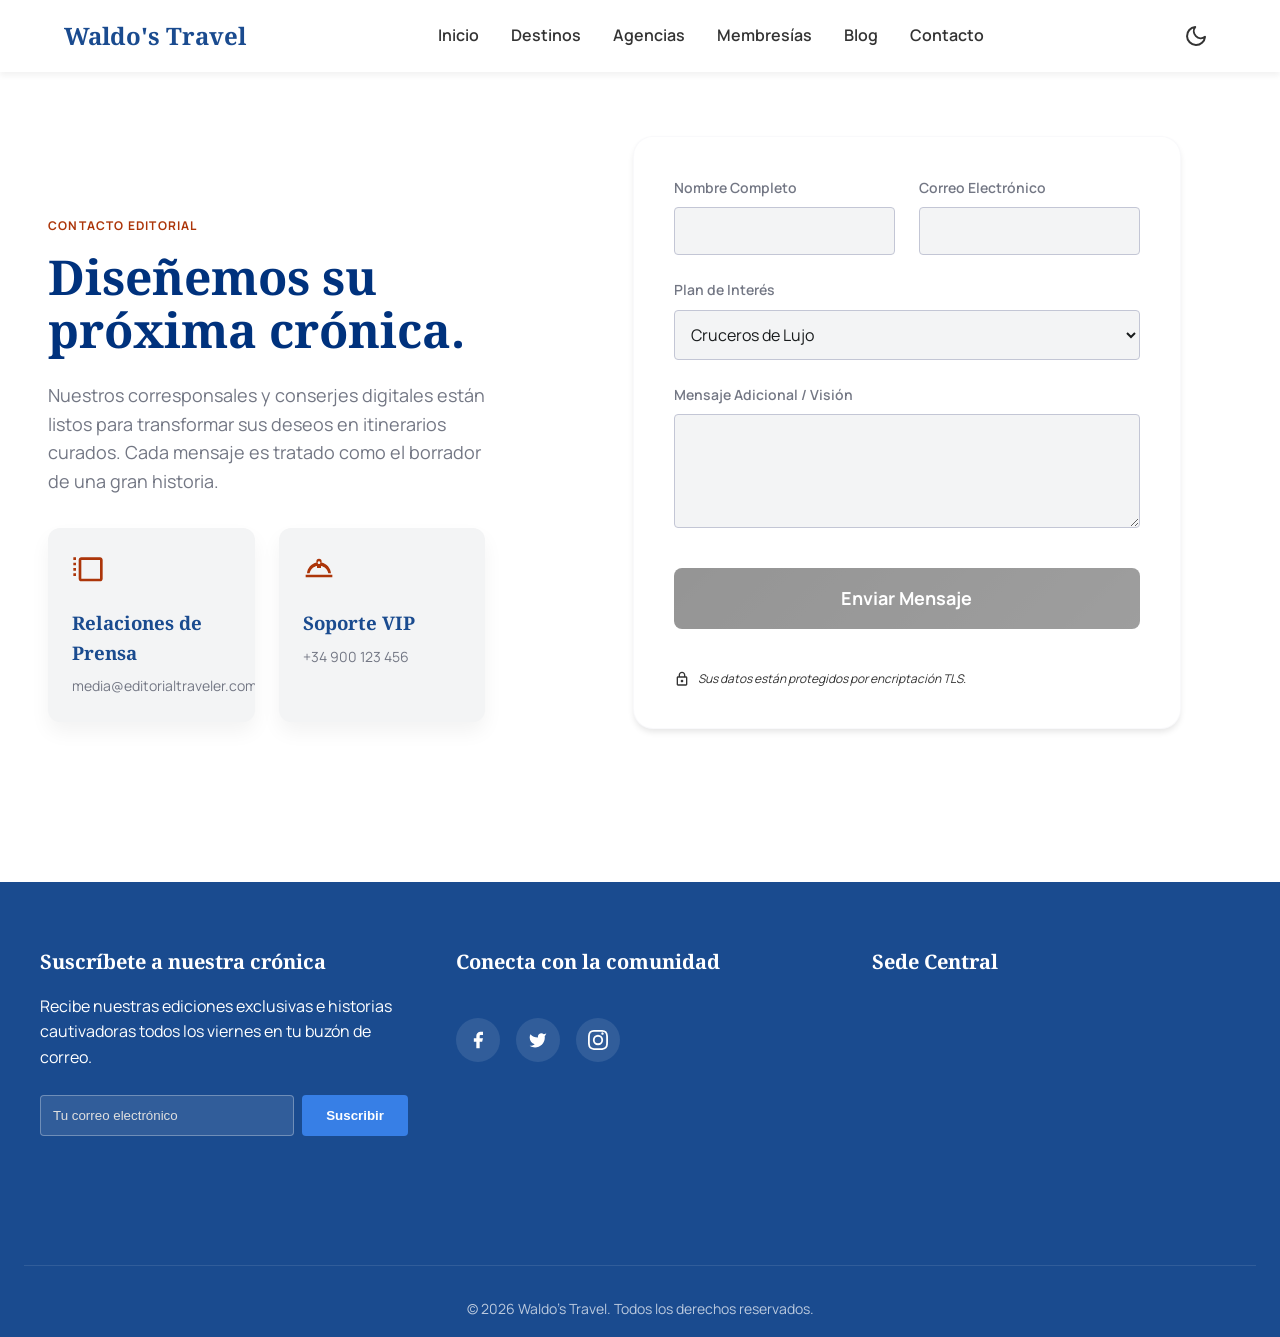
<file: pages/contacto.html>
<!DOCTYPE html>
<html lang="es">

<head>
    <meta charset="utf-8" />
    <meta content="width=device-width, initial-scale=1.0" name="viewport" />
    <title>Contacto | The Editorial Traveler</title>
    <link href="https://fonts.googleapis.com/css2?family=Manrope:wght@400;500;600;700&family=Noto+Serif:wght@600;700&display=swap" rel="stylesheet" />
    <link rel="stylesheet" href="../css/home.css">
    <link rel="stylesheet" href="../css/contacto.css">
</head>

<body>
    <!-- Checkboxes ocultos para controlar estado UI 100% en CSS -->
    <input type="checkbox" id="submit-trigger" class="submit-trigger" aria-hidden="true" tabindex="-1">
    <input type="checkbox" id="close-modal-trigger" class="close-modal-trigger" aria-hidden="true" tabindex="-1">
    
  <!-- Checkbox para controlar el modo oscuro -->
  <input type="checkbox" id="dark-mode-toggle" class="sr-only" aria-hidden="true" tabindex="-1">

  <header class="main-header">
    <div class="header-container">
        <!-- Logo de la agencia -->
      <a href="home.html" class="logo">Waldo's Travel</a>
      
      <!-- Opciones del menú principal-->
      <nav class="main-nav" aria-label="Navegación principal">
        <ul class="nav-links">
          <li><a href="home.html">Inicio</a></li>
          
          <li class="has-mega-menu">
            <a href="destino.html">Destinos</a>
            <!-- Sub menu -->
            <div class="mega-menu">
              <div class="mega-menu-column">
                <h4>Nacionales</h4>
                <ul aria-label="Destinos en Europa">
                  <li><a href="destino.html">Córdoba</a></li>
                  <li><a href="destino.html">Tierra del Fuego</a></li>
                  <li><a href="destino.html">San Juan</a></li>
                </ul>
              </div>
              <div class="mega-menu-column">
                <h4>Internacionales</h4>
                <ul aria-label="Destinos en Asia">
                  <li><a href="destino.html">Colombia</a></li>
                  <li><a href="destino.html">Cancún</a></li>
                  <li><a href="destino.html">Brasil</a></li>
                </ul>
              </div>
            </div>
          </li>
          <li><a href="agencias.html">Agencias</a></li>
          <li><a href="precios.html">Membresías</a></li>
          <li><a href="blog.html">Blog</a></li>
          <li><a href="contacto.html">Contacto</a></li>
        </ul>
      </nav>

      <!-- Botón para alternar el modo oscuro -->
      <label for="dark-mode-toggle" class="dark-mode-btn" role="button" tabindex="0" aria-label="Alternar modo oscuro">
        <svg viewBox="0 0 24 24" width="24" height="24" fill="none" stroke="currentColor" stroke-width="2" stroke-linecap="round" stroke-linejoin="round" aria-hidden="true">
          <path d="M21 12.79A9 9 0 1 1 11.21 3 7 7 0 0 0 21 12.79z"></path>
        </svg>
      </label>
    </div>
  </header>

    <main>
        <div class="grid-container">
            <section class="content-left">
                <div>
                    <span class="label-tag">Contacto Editorial</span>
                    <h1>Diseñemos su próxima crónica.</h1>
                    <p class="description">
                        Nuestros corresponsales y conserjes digitales están listos para transformar sus deseos en
                        itinerarios curados. Cada mensaje es tratado como el borrador de una gran historia.
                    </p>
                </div>
                <div class="info-cards">
                    <div class="card" aria-label="Relaciones de Prensa">
                        <svg viewBox="0 0 24 24" width="32" height="32" fill="currentColor" aria-hidden="true"><path d="M21 4H7C5.9 4 5 4.9 5 6v14c0 1.1.9 2 2 2h14c1.1 0 2-.9 2-2V6c0-1.1-.9-2-2-2zM21 20H7V6h14v14zM3 18H1v-2h2v2zM3 14H1v-2h2v2zM3 10H1V8h2v2zM3 6H1V4h2v2z"/></svg>
                        <h3>Relaciones de Prensa</h3>
                        <p>media@editorialtraveler.com</p>
                    </div>
                    <div class="card" aria-label="Soporte VIP">
                        <svg viewBox="0 0 24 24" width="32" height="32" fill="currentColor" aria-hidden="true"><path d="M2 17h20v2H2v-2zm11.84-9.21A2.006 2.006 0 0 0 12 5a2.006 2.006 0 0 0-1.84 2.79C6.25 8.6 3.27 11.93 3 16h18c-.27-4.07-3.25-7.4-7.16-8.21zM12 7c.55 0 1 .45 1 1s-.45 1-1 1-1-.45-1-1 .45-1 1-1zm0 2h.01L12 9zm-7 7c.48-2.74 2.75-4.99 5.5-5.46V12h3v-1.46c2.75.47 5.02 2.72 5.5 5.46H5z"/></svg>
                        <h3>Soporte VIP</h3>
                        <p>+34 900 123 456</p>
                    </div>
                </div>
            </section>
            
            <section class="form-right contact-form-section">
                <h3>Contacta con un Asesor</h3>
                <div id="contactForm" class="contact-form">
                    <div class="form-group">
                        <label for="name">Nombre Completo</label>
                        <input type="text" id="name" placeholder=" " required minlength="3">
                    </div>
                    <div class="form-group">
                        <label for="email">Correo Electrónico</label>
                        <input type="email" id="email" placeholder=" " required>
                    </div>
                    <div class="form-group full-width">
                        <label for="plan">Plan de Interés</label>
                        <select id="plan" required>
                            <option>Cruceros de Lujo</option>
                            <option>Expediciones Árticas</option>
                            <option>Retiros Espirituales</option>
                            <option>Gastronomía de Autor</option>
                        </select>
                    </div>
                    <div class="form-group full-width">
                        <label for="message">Mensaje Adicional / Visión</label>
                        <textarea id="message" rows="4" placeholder=" " required minlength="10"></textarea>
                    </div>
                    
                    <label for="submit-trigger" class="submit-label" tabindex="0" role="button" aria-label="Enviar Mensaje">
                        <span class="btn-text">Enviar Mensaje</span>
                        <div class="spinner"></div>
                    </label>
                    <div style="grid-column: 1 / -1; display: flex; align-items: center; gap: 0.5rem; font-size: 0.75rem; color: var(--outline); font-style: italic; margin-top: 1rem;">
                        <svg viewBox="0 0 24 24" width="16" height="16" fill="currentColor" aria-hidden="true"><path d="M18 8h-1V6c0-2.76-2.24-5-5-5S7 3.24 7 6v2H6c-1.1 0-2 .9-2 2v10c0 1.1.9 2 2 2h12c1.1 0 2-.9 2-2V10c0-1.1-.9-2-2-2zM9 6c0-1.66 1.34-3 3-3s3 1.34 3 3v2H9V6zm9 14H6V10h12v10zm-6-3c1.1 0 2-.9 2-2s-.9-2-2-2-2 .9-2 2 .9 2 2 2z"/></svg>
                        Sus datos están protegidos por encriptación TLS.
                    </div>
                </div>
            </section>
        </div>

        <!-- Modal de confirmación -->
        <div id="successModal" class="modal">
            <div class="modal-content">
                <svg viewBox="0 0 24 24" width="64" height="64" fill="currentColor" aria-hidden="true"><path d="M12 2C6.48 2 2 6.48 2 12s4.48 10 10 10 10-4.48 10-10S17.52 2 12 2zm-2 15l-5-5 1.41-1.41L10 14.17l7.59-7.59L19 8l-9 9z"/></svg>
                <h3 class="modal-title">¡Mensaje Enviado!</h3>
                <p>Nuestra red de editores ha recibido su solicitud. En menos de 24 horas iniciaremos la curaduría de su experiencia.</p>
                <label for="close-modal-trigger" class="modal-btn" tabindex="0" role="button" aria-label="Cerrar modal de confirmación">Entendido</label>
            </div>
        </div>
    </main>

  <footer class="main-footer">
    <div class="footer-grid">

        <!--Formulario para suscribirse a un newsletter.-->
      <div class="newsletter">
        <h3>Suscríbete a nuestra crónica</h3>
        <p>Recibe nuestras ediciones exclusivas e historias cautivadoras todos los viernes en tu buzón de correo.</p>
        <form class="subscribe-form">
          <label for="email" class="sr-only">Rellena tu correo electrónico</label>
          <input type="email" id="email" placeholder="Tu correo electrónico" required>
          <button type="submit" class="btn-submit">Suscribir</button>
        </form>
      </div>
      
      <!--Enlaces a redes sociales.-->
      <div class="social-links">
        <h3>Conecta con la comunidad</h3>
        <div class="social-icons">
          <a href="https://www.facebook.com/" aria-label="Ir a nuestra página oficial de Facebook">
            <svg viewBox="0 0 24 24" width="20" height="20" aria-hidden="true">
              <path d="M18 2h-3a5 5 0 0 0-5 5v3H7v4h3v8h4v-8h3l1-4h-4V7a1 1 0 0 1 1-1h3z"></path>
            </svg>
          </a>
          <a href="https://x.com/?lang=es" aria-label="Ir a nuestro equipo en X (Twitter)">
            <svg viewBox="0 0 24 24" width="20" height="20" aria-hidden="true">
               <path d="M22 4s-.7 2.1-2 3.4c1.6 10-9.4 17.3-18 11.6 2.2.1 4.4-.6 6-2C3 15.5.5 9.6 3 5c2.2 2.6 5.6 4.1 9 4-.9-4.2 4-6.6 7-3.8 1.1 0 3-1.2 3-1.2z"></path>
            </svg>
          </a>
          <a href="https://www.instagram.com/" aria-label="Sigue nuestros viajes en Instagram">
            <svg viewBox="0 0 24 24" width="20" height="20" fill="currentColor" aria-hidden="true">
              <path d="M12 2.163c3.204 0 3.584.012 4.85.07 3.252.148 4.771 1.691 4.919 4.919.058 1.266.07 1.646.07 4.85s-.012 3.584-.07 4.85c-.149 3.225-1.664 4.771-4.919 4.919-1.266.058-1.644.07-4.85.07-3.204 0-3.584-.012-4.849-.07-3.26-.149-4.771-1.699-4.919-4.92-.058-1.265-.07-1.644-.07-4.849 0-3.204.013-3.583.07-4.849.149-3.227 1.664-4.771 4.919-4.919 1.266-.057 1.644-.069 4.849-.069zm0-2.163c-3.259 0-3.667.014-4.947.072-4.358.2-6.78 2.618-6.98 6.98-.059 1.281-.073 1.689-.073 4.948 0 3.259.014 3.668.072 4.948.2 4.358 2.618 6.78 6.98 6.98 1.281.058 1.689.072 4.948.072 3.259 0 3.668-.014 4.948-.072 4.354-.2 6.782-2.618 6.979-6.98.059-1.28.073-1.689.073-4.948 0-3.259-.014-3.667-.072-4.947-.196-4.354-2.617-6.78-6.979-6.98-1.281-.059-1.69-.073-4.949-.073zM12 5.838a6.162 6.162 0 100 12.324 6.162 6.162 0 000-12.324zM12 16a4 4 0 110-8 4 4 0 010 8zm4.965-10.322a1.44 1.44 0 11.806-2.806 1.44 1.44 0 01-.806 2.806z"/>
            </svg>
          </a>
        </div>
      </div>
      
      <!--Mapa interactivo-->
      <div class="map-container">
        <h3>Sede Central</h3>
        <iframe src="https://www.google.com/maps/embed?pb=!1m18!1m12!1m3!1d13136.066870028212!2d-58.3815704!3d-34.6037389!2m3!1f0!2f0!3f0!3m2!1i1024!2i768!4f13.1!3m3!1m2!1s0x4aa9f0a6da5edb%3A0x11be22f1ce14c457!2sObelisco!5e0!3m2!1ses!2sar!4v1684343123456!5m2!1ses!2sar" width="100%" height="200" style="border:0;" allowfullscreen="" loading="lazy" referrerpolicy="no-referrer-when-downgrade" title="Mapa interactivo de la oficina central en Buenos Aires"></iframe>
      </div>
    </div>
    
    <!--Mapa interactivo-->
    <div class="footer-bottom">
      <p>&copy; 2026 Waldo's Travel. Todos los derechos reservados.</p>
    </div>
  </footer>
</body>

</html>
</file>
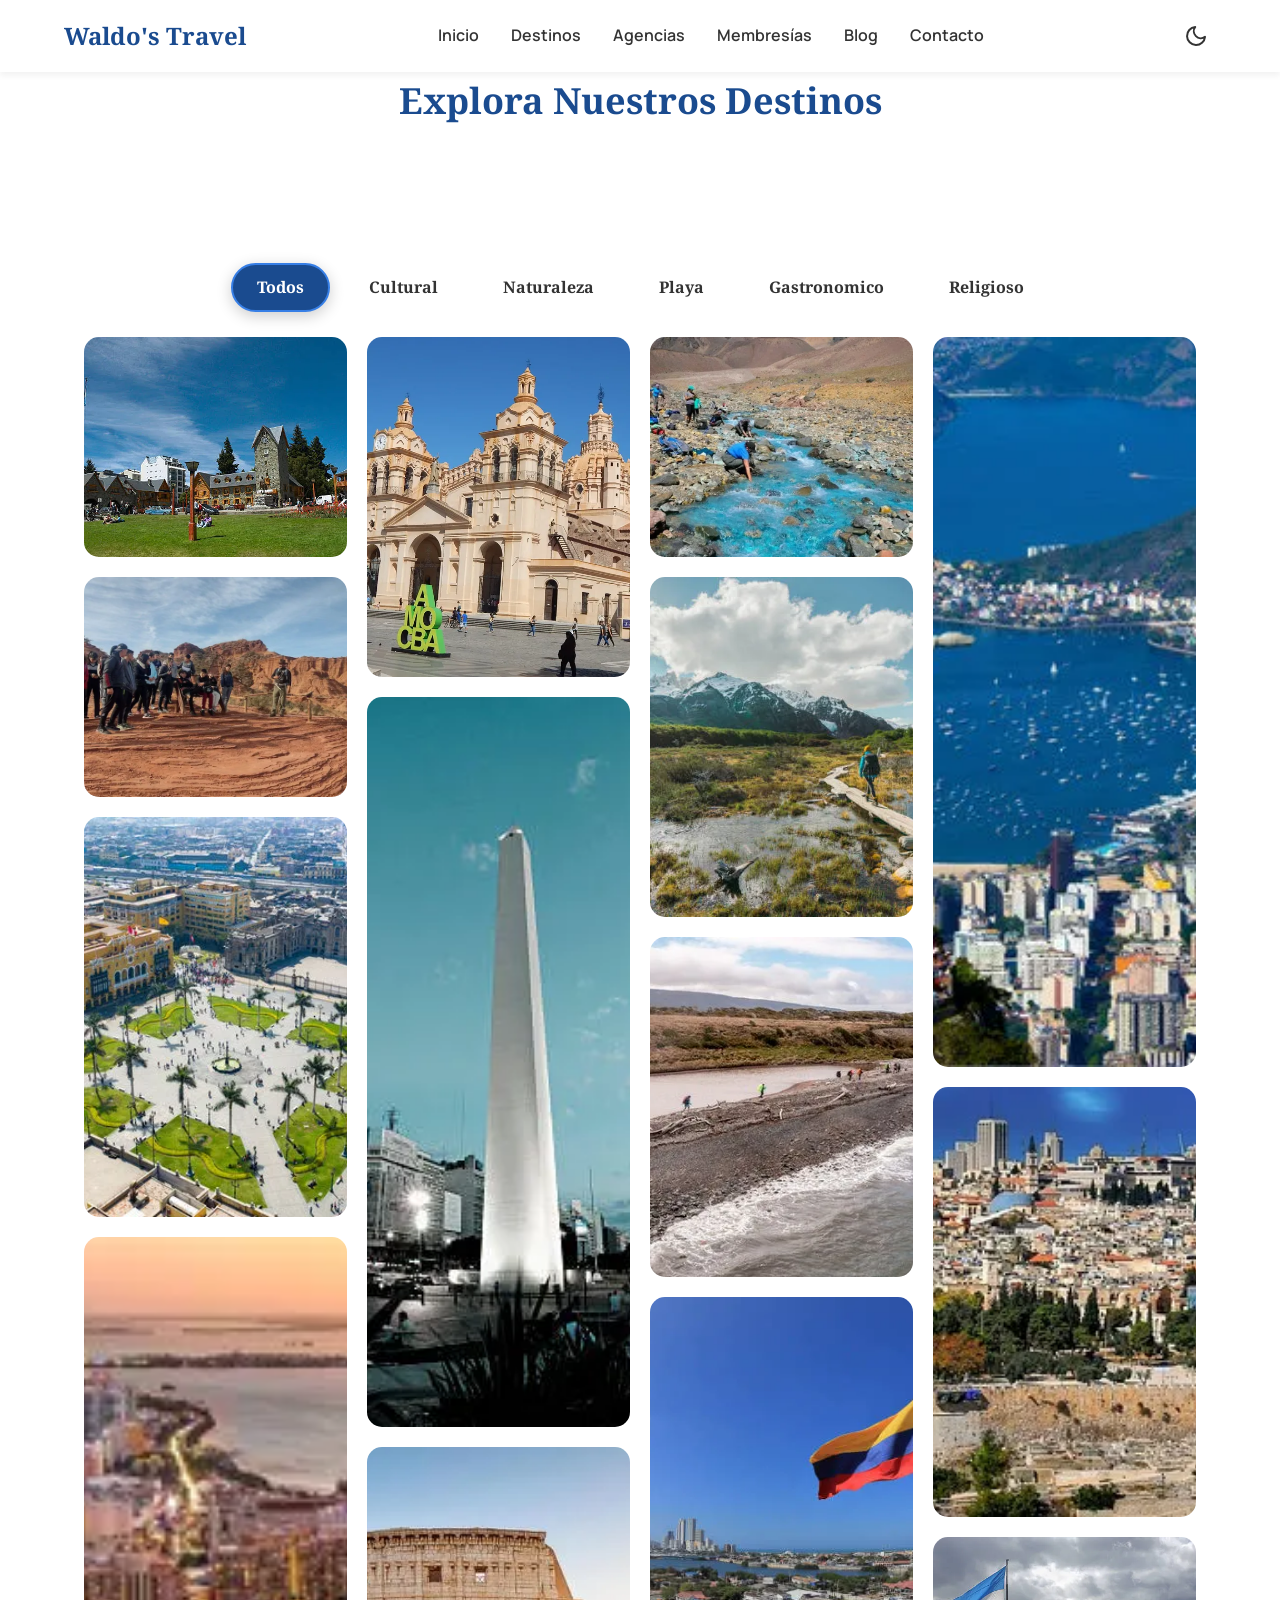
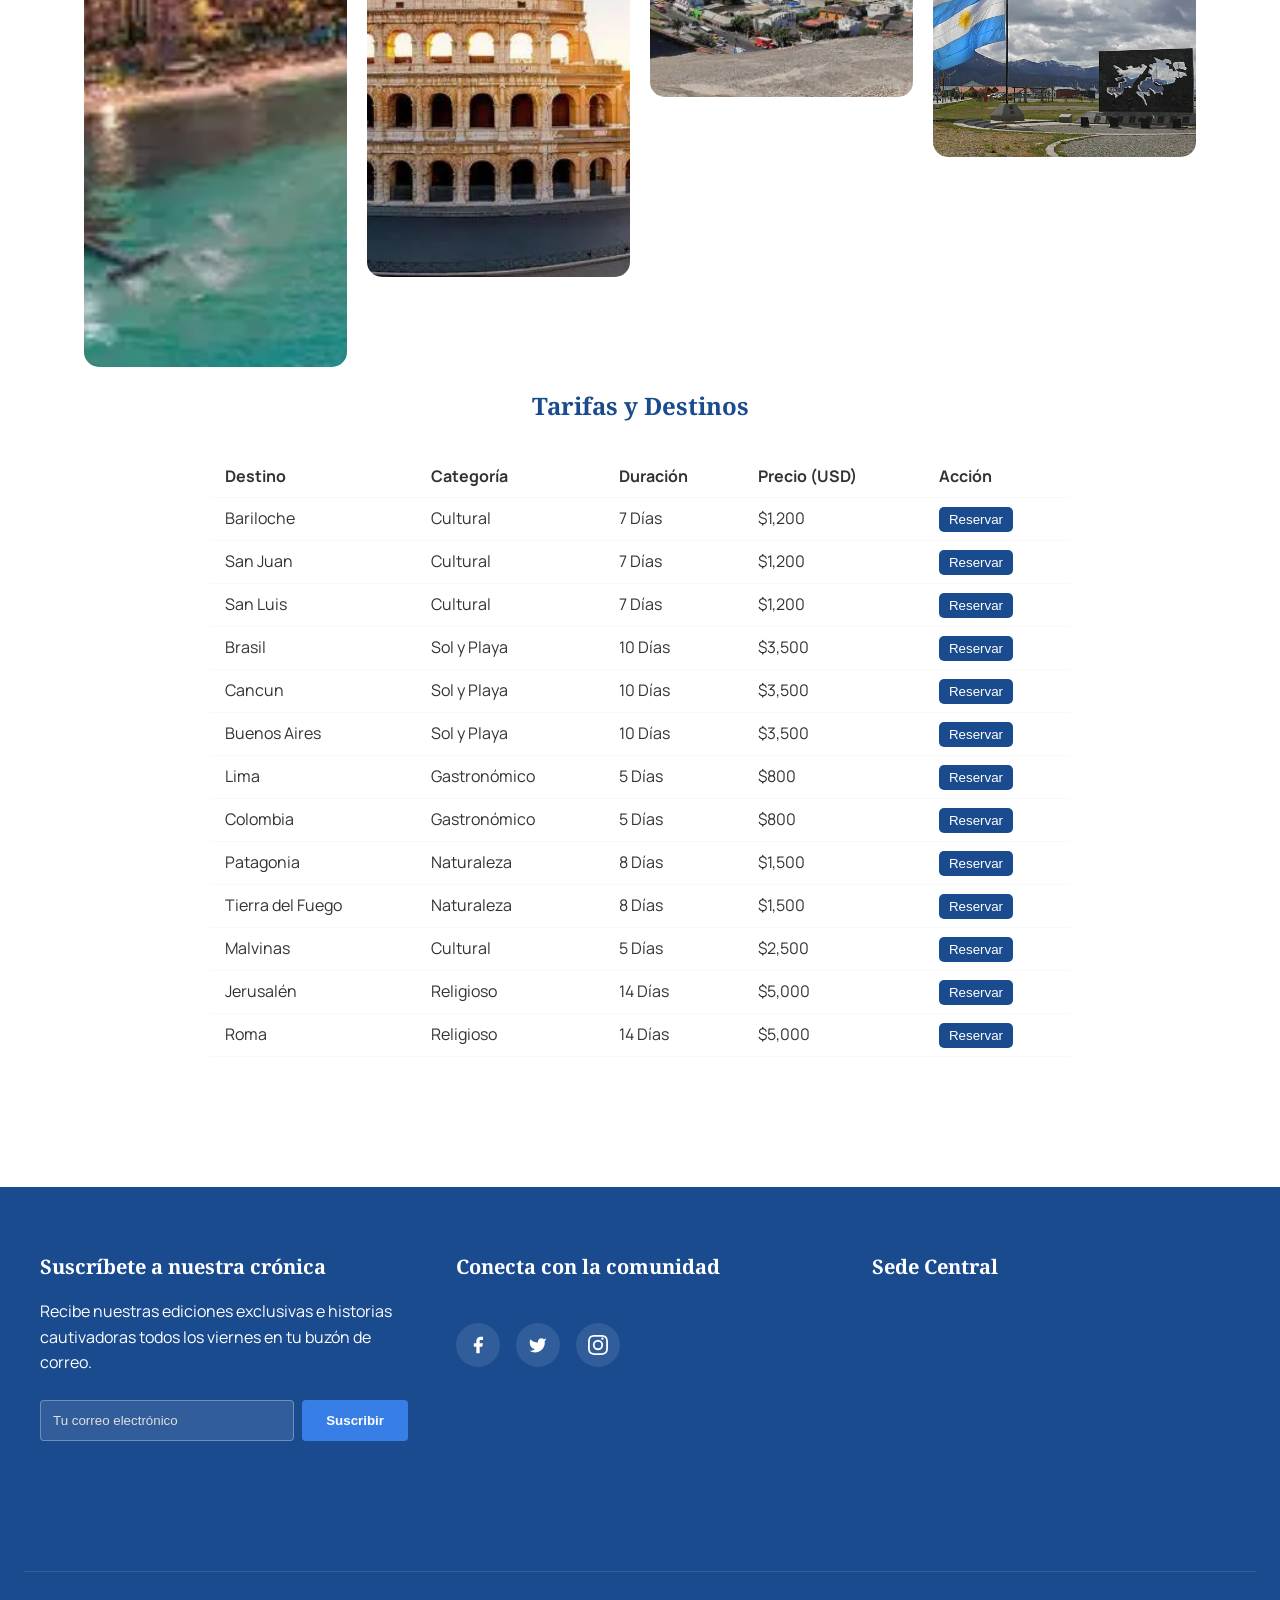
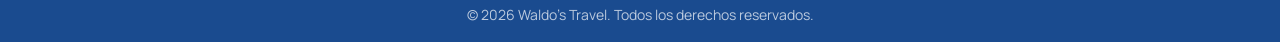
<file: pages/destino.html>
<!DOCTYPE html>
<html lang="es">

    <head>
        <meta charset="UTF-8">
        <meta name="viewport" content="width=device-width, initial-scale=1.0">
        <title>Waldo's Travel - Destinos</title>
        <link rel="stylesheet" href="../css/home.css">
        <link rel="stylesheet" href="../css/destino.css">
    </head>

    <body>
        <!-- Checkbox para controlar el modo oscuro -->
        <input type="checkbox" id="dark-mode-toggle" class="sr-only" aria-hidden="true" tabindex="-1">
        <header class="main-header">
            <div class="header-container">
                <!-- Logo de la agencia -->
                <a href="home.html" class="logo">Waldo's Travel</a>
                <!-- Opciones del menú principal-->
                <nav class="main-nav" aria-label="Navegación principal">
                    <ul class="nav-links">
                        <li><a href="home.html">Inicio</a></li>
                        <li class="has-mega-menu">
                            <a href="destino.html">Destinos</a>
                            <!-- Sub menu -->
                            <div class="mega-menu">
                                <div class="mega-menu-column">
                                    <h4>Nacionales</h4>
                                    <ul aria-label="Destinos en Europa">
                                        <li><a href="#">Córdoba</a></li>
                                        <li><a href="#">Tierra del Fuego</a></li>
                                        <li><a href="#">San Juan</a></li>
                                    </ul>
                                </div>
                                <div class="mega-menu-column">
                                    <h4>Internacionales</h4>
                                    <ul aria-label="Destinos en Asia">
                                        <li><a href="#">Colombia</a></li>
                                        <li><a href="#">Cancún</a></li>
                                        <li><a href="#">Brasil</a></li>
                                    </ul>
                                </div>
                            </div>
                        </li>
                        <li><a href="agencias.html">Agencias</a></li>
                        <li><a href="precios.html">Membresías</a></li>
                        <li><a href="blog.html">Blog</a></li>
                        <li><a href="contacto.html">Contacto</a></li>
                    </ul>
                </nav>
                <!-- Botón para alternar el modo oscuro -->
                <label for="dark-mode-toggle" class="dark-mode-btn" role="button" tabindex="0" aria-label="Alternar modo oscuro">
                    <svg viewBox="0 0 24 24" width="24" height="24" fill="none" stroke="currentColor" stroke-width="2" stroke-linecap="round" stroke-linejoin="round" aria-hidden="true">
                        <path d="M21 12.79A9 9 0 1 1 11.21 3 7 7 0 0 0 21 12.79z"></path>
                    </svg>
                </label>
            </div>
        </header>

        <main>
            <h1 class="section-title">Explora Nuestros Destinos</h1>
            <!-- Sistema de Filtrado-->
            <section class="filtros" aria-label="Filtro de categorías de destinos">
                <!-- Inputs tipo radio para el control de filtros-->
                    <input type="radio" id="all" name="category" checked>
                    <label for="all">Todos</label>
                    <input type="radio" id="cultural" name="category">
                    <label for="cultural">Cultural</label>
                    <input type="radio" id="naturaleza" name="category">
                    <label for="naturaleza">Naturaleza</label>
                    <input type="radio" id="playa" name="category">
                    <label for="playa">Playa</label>
                    <input type="radio" id="gastronomico" name="category">
                    <label for="gastronomico">Gastronomico</label>
                    <input type="radio" id="religioso" name="category">
                    <label for="religioso">Religioso</label>

                <!-- Galería tipo Masonry-->
                <div class="galeria-masonry">
                    <article class="cultural">
                        <img src="../assets/img/bariloche.webp" alt="Bariloche" >
                        <div class="card">
                            <h3>Bariloche</h3>
                            <p>Historia y cultura (Museo de la Patagonia).</p>
                            <p class="descripcion-breve">Arquitectura alpina suiza y el mejor chocolate artesanal.</p>
                        </div>
                    </article>

                    <article class="naturaleza">
                        <img src="../assets/img/cordoba.webp" alt="Cordoba">
                        <div class="card">
                            <h3>Cordoba</h3>
                            <p>Paisajes imponentes y glaciares.</p>
                            <p class="descripcion-breve">Sierras, ríos cristalinos y rica vida cultural.</p>
                        </div>
                    </article>
                    
                    <article class="cultural">
                        <img src="../assets/img/San juan.webp" alt="San juan" >
                        <div class="card">
                            <h3>San Juan</h3>
                            <p>Historia y cultura (Museo de la Patagonia).</p>
                            <p class="descripcion-breve">Paisajes asombrosos en el Valle de la Luna y excelentes viñedos.</p>
                        </div>
                    </article>

                    <article class="playa">
                        <img src="../assets/img/brasil,rio.webp" alt="Brasil">
                        <div class="card">
                            <h3>Brasil</h3>
                            <p>Descanso y mar.</p>
                            <p class="descripcion-breve">Playas paradisíacas, clima tropical y una cultura vibrante.</p>
                        </div>
                    </article>

                    <article class="cultural">
                        <img src="../assets/img/san luis.webp" alt="San luis" >
                        <div class="card">
                            <h3>San Luis</h3>
                            <p>Historia y cultura (Museo de la Patagonia).</p>
                            <p class="descripcion-breve">Microclimas ideales, sierras onduladas y deportes de aventura.</p>
                        </div>
                    </article>

                    <article class="naturaleza">
                        <img src="../assets/img/patagonia.webp" alt="Patagonia">
                        <div class="card">
                            <h3>Patagonia</h3>
                            <p>Paisajes imponentes y glaciares.</p>
                            <p class="descripcion-breve">Inmensidad de glaciares eternos y lagos de aguas turquesas.</p>
                        </div>
                    </article>

                    <article class="playa">
                        <img src="../assets/img/Buenos aires.webp" alt="Buenos aires">
                        <div class="card">
                            <h3>Buenos Aires</h3>
                            <p>Descanso y mar.</p>
                            <p class="descripcion-breve">Vibrante vida nocturna, tango y el pintoresco polo gastronómico.</p>
                        </div>
                    </article>
                    
                    <article class="gastronomico">
                        <img src="../assets/img/lima.webp" alt="Lima">
                        <div class="card">
                            <h3>Lima</h3>
                            <p>Capital gastronómica de América.</p>
                            <p class="descripcion-breve">Centro colonial y hermosos malecones junto al mar.</p>
                        </div>
                    </article>

                    <article class="naturaleza">
                        <img src="../assets/img/tierra del fuego.webp" alt="Tierra del fuego">
                        <div class="card">
                            <h3>Tierra del fuego</h3>
                            <p>Paisajes imponentes y glaciares.</p>
                            <p class="descripcion-breve">Aventúrate al Fin del Mundo navegando el mítico Canal Beagle.</p>
                        </div>
                    </article>

                    <article class="religioso">
                        <img src="../assets/img/jerusalem.webp" alt="Jerusalén">
                        <div class="card">
                            <h3>Jerusalén</h3>
                            <p>Cuna de religiones milenarias.</p>
                            <p class="descripcion-breve">Ciudad milenaria sagrada donde convergen culturas del mundo.</p>
                        </div>
                    </article>

                    <article class="playa">
                        <img src="../assets/img/Cancun.webp" alt="Cancun">
                        <div class="card">
                            <h3>Cancun</h3>
                            <p>Descanso y mar.</p>
                            <p class="descripcion-breve">Mar Caribe turquesa, playas de arena blanca y cenotes mayas.</p>
                        </div>
                    </article>

                    <article class="gastronomico">
                        <img src="../assets/img/Colombia.webp" alt="Colombia">
                        <div class="card">
                            <h3>Colombia</h3>
                            <p>Capital gastronómica de América.</p>
                            <p class="descripcion-breve">Café excepcional, cálida gente y biodiversidad alucinante.</p>
                        </div>
                    </article>

                    <article class="religioso">
                        <img src="../assets/img/roma.webp" alt="Roma">
                        <div class="card">
                            <h3>Roma</h3>
                            <p>Cuna de religiones milenarias.</p>
                            <p class="descripcion-breve">Museo al aire libre rebosante de historia épica y romanticismo.</p>
                        </div>
                    </article>

                    <article class="cultural">
                        <img src="../assets/img/malvinas.webp" alt="Malvinas">
                        <div class="card">
                            <h3>Malvinas</h3>
                            <p>Historia de la guerra de Malvinas.</p>
                            <p class="descripcion-breve">Naturaleza agreste, pingüinos y una historia imborrable.</p>
                        </div>
                    </article>
                </div>
            <!-- Tabla Responsiva de Precios y Destinos -->
                <h2>Tarifas y Destinos</h2>
                <div class="tablas" tabindex="0" aria-label="Tabla de precios de los destinos">
                    <table class="tabla">
                        <thead>
                            <tr>
                                <th>Destino</th>
                                <th>Categoría</th>
                                <th>Duración</th>
                                <th>Precio (USD)</th>
                                <th>Acción</th>
                            </tr>
                        </thead>
                        <tbody>
                            <tr class="cultural">
                                <td data-label="Destino">Bariloche</td>
                                <td data-label="Categoría">Cultural</td>
                                <td data-label="Duración">7 Días</td>
                                <td data-label="Precio (USD)">$1,200</td>
                                <td data-label="Acción"><button aria-label="Reservar este destino">Reservar</button></td>
                            </tr>
                            <tr class="cultural">
                                <td data-label="Destino">San Juan</td>
                                <td data-label="Categoría">Cultural</td>
                                <td data-label="Duración">7 Días</td>
                                <td data-label="Precio (USD)">$1,200</td>
                                <td data-label="Acción"><button aria-label="Reservar este destino">Reservar</button></td>
                            </tr>
                            <tr class="cultural">
                                <td data-label="Destino">San Luis</td>
                                <td data-label="Categoría">Cultural</td>
                                <td data-label="Duración">7 Días</td>
                                <td data-label="Precio (USD)">$1,200</td>
                                <td data-label="Acción"><button aria-label="Reservar este destino">Reservar</button></td>
                            </tr>
                            <tr class="playa">
                                <td data-label="Destino">Brasil</td>
                                <td data-label="Categoría">Sol y Playa</td>
                                <td data-label="Duración">10 Días</td>
                                <td data-label="Precio (USD)">$3,500</td>
                                <td data-label="Acción"><button aria-label="Reservar este destino">Reservar</button></td>
                            </tr>
                            <tr class="playa">
                                <td data-label="Destino">Cancun</td>
                                <td data-label="Categoría">Sol y Playa</td>
                                <td data-label="Duración">10 Días</td>
                                <td data-label="Precio (USD)">$3,500</td>
                                <td data-label="Acción"><button aria-label="Reservar este destino">Reservar</button></td>
                            </tr>
                            <tr class="playa">
                                <td data-label="Destino">Buenos Aires</td>
                                <td data-label="Categoría">Sol y Playa</td>
                                <td data-label="Duración">10 Días</td>
                                <td data-label="Precio (USD)">$3,500</td>
                                <td data-label="Acción"><button aria-label="Reservar este destino">Reservar</button></td>
                            </tr>
                            <tr class="gastronomico">
                                <td data-label="Destino">Lima</td>
                                <td data-label="Categoría">Gastronómico</td>
                                <td data-label="Duración">5 Días</td>
                                <td data-label="Precio (USD)">$800</td>
                                <td data-label="Acción"><button aria-label="Reservar este destino">Reservar</button></td>
                            </tr>
                            <tr class="gastronomico">
                                <td data-label="Destino">Colombia</td>
                                <td data-label="Categoría">Gastronómico</td>
                                <td data-label="Duración">5 Días</td>
                                <td data-label="Precio (USD)">$800</td>
                                <td data-label="Acción"><button aria-label="Reservar este destino">Reservar</button></td>
                            </tr>
                            <tr class="naturaleza">
                                <td data-label="Destino">Patagonia</td>
                                <td data-label="Categoría">Naturaleza</td>
                                <td data-label="Duración">8 Días</td>
                                <td data-label="Precio (USD)">$1,500</td>
                                <td data-label="Acción"><button aria-label="Reservar este destino">Reservar</button></td>
                            </tr>
                            <tr class="naturaleza">
                                <td data-label="Destino">Tierra del Fuego</td>
                                <td data-label="Categoría">Naturaleza</td>
                                <td data-label="Duración">8 Días</td>
                                <td data-label="Precio (USD)">$1,500</td>
                                <td data-label="Acción"><button aria-label="Reservar este destino">Reservar</button></td>
                            </tr>
                            <tr class="cultural">
                                <td data-label="Destino">Malvinas</td>
                                <td data-label="Categoría">Cultural</td>
                                <td data-label="Duración">5 Días</td>
                                <td data-label="Precio (USD)">$2,500</td>
                                <td data-label="Acción"><button aria-label="Reservar este destino">Reservar</button></td>
                            </tr>
                            <tr class="religioso">
                                <td data-label="Destino">Jerusalén</td>
                                <td data-label="Categoría">Religioso</td>
                                <td data-label="Duración">14 Días</td>
                                <td data-label="Precio (USD)">$5,000</td>
                                <td data-label="Acción"><button aria-label="Reservar este destino">Reservar</button></td>
                            </tr>
                            <tr class="religioso">
                                <td data-label="Destino">Roma</td>
                                <td data-label="Categoría">Religioso</td>
                                <td data-label="Duración">14 Días</td>
                                <td data-label="Precio (USD)">$5,000</td>
                                <td data-label="Acción"><button aria-label="Reservar este destino">Reservar</button></td>
                            </tr>
                        </tbody>
                    </table>
                </div>
            </section>
        </main>

        <footer class="main-footer">
            <div class="footer-grid">

                <!--Formulario para suscribirse a un newsletter.-->
                <div class="newsletter">
                    <h3>Suscríbete a nuestra crónica</h3>
                    <p>Recibe nuestras ediciones exclusivas e historias cautivadoras todos los viernes en tu buzón de correo.</p>
                    <form class="subscribe-form">
                        <label for="email" class="sr-only">Rellena tu correo electrónico</label>
                        <input type="email" id="email" placeholder="Tu correo electrónico" required>
                        <button type="submit" class="btn-submit">Suscribir</button>
                    </form>
                </div>
                <!--Enlaces a redes sociales.-->
                <div class="social-links">
                    <h3>Conecta con la comunidad</h3>
                    <div class="social-icons">
                        <a href="https://www.facebook.com/" aria-label="Ir a nuestra página oficial de Facebook">
                            <svg viewBox="0 0 24 24" width="20" height="20" aria-hidden="true">
                                <path d="M18 2h-3a5 5 0 0 0-5 5v3H7v4h3v8h4v-8h3l1-4h-4V7a1 1 0 0 1 1-1h3z"></path>
                            </svg>
                        </a>
                        <a href="https://x.com/?lang=es" aria-label="Ir a nuestro equipo en X (Twitter)">
                            <svg viewBox="0 0 24 24" width="20" height="20" aria-hidden="true">
                                <path d="M22 4s-.7 2.1-2 3.4c1.6 10-9.4 17.3-18 11.6 2.2.1 4.4-.6 6-2C3 15.5.5 9.6 3 5c2.2 2.6 5.6 4.1 9 4-.9-4.2 4-6.6 7-3.8 1.1 0 3-1.2 3-1.2z"></path>
                            </svg>
                        </a>
                        <a href="https://www.instagram.com/" aria-label="Sigue nuestros viajes en Instagram">
                            <svg viewBox="0 0 24 24" width="20" height="20" fill="currentColor" aria-hidden="true">
                                <path d="M12 2.163c3.204 0 3.584.012 4.85.07 3.252.148 4.771 1.691 4.919 4.919.058 1.266.07 1.646.07 4.85s-.012 3.584-.07 4.85c-.149 3.225-1.664 4.771-4.919 4.919-1.266.058-1.644.07-4.85.07-3.204 0-3.584-.012-4.849-.07-3.26-.149-4.771-1.699-4.919-4.92-.058-1.265-.07-1.644-.07-4.849 0-3.204.013-3.583.07-4.849.149-3.227 1.664-4.771 4.919-4.919 1.266-.057 1.644-.069 4.849-.069zm0-2.163c-3.259 0-3.667.014-4.947.072-4.358.2-6.78 2.618-6.98 6.98-.059 1.281-.073 1.689-.073 4.948 0 3.259.014 3.668.072 4.948.2 4.358 2.618 6.78 6.98 6.98 1.281.058 1.689.072 4.948.072 3.259 0 3.668-.014 4.948-.072 4.354-.2 6.782-2.618 6.979-6.98.059-1.28.073-1.689.073-4.948 0-3.259-.014-3.667-.072-4.947-.196-4.354-2.617-6.78-6.979-6.98-1.281-.059-1.69-.073-4.949-.073zM12 5.838a6.162 6.162 0 100 12.324 6.162 6.162 0 000-12.324zM12 16a4 4 0 110-8 4 4 0 010 8zm4.965-10.322a1.44 1.44 0 11.806-2.806 1.44 1.44 0 01-.806 2.806z"/>
                            </svg>
                        </a>
                    </div>
                </div>
                <!--Mapa interactivo-->
                <div class="map-container">
                    <h3>Sede Central</h3>
                    <iframe src="https://www.google.com/maps/embed?pb=!1m18!1m12!1m3!1d13136.066870028212!2d-58.3815704!3d-34.6037389!2m3!1f0!2f0!3f0!3m2!1i1024!2i768!4f13.1!3m3!1m2!1s0x4aa9f0a6da5edb%3A0x11be22f1ce14c457!2sObelisco!5e0!3m2!1ses!2sar!4v1684343123456!5m2!1ses!2sar" width="100%" height="200" style="border:0;" allowfullscreen="" loading="lazy" referrerpolicy="no-referrer-when-downgrade" title="Mapa interactivo de la oficina central en Buenos Aires"></iframe>
                </div>
            </div>
            <!--Mapa interactivo-->
            <div class="footer-bottom">
                <p>&copy; 2026 Waldo's Travel. Todos los derechos reservados.</p>
            </div>
        </footer>
    </body>
</html>
</file>
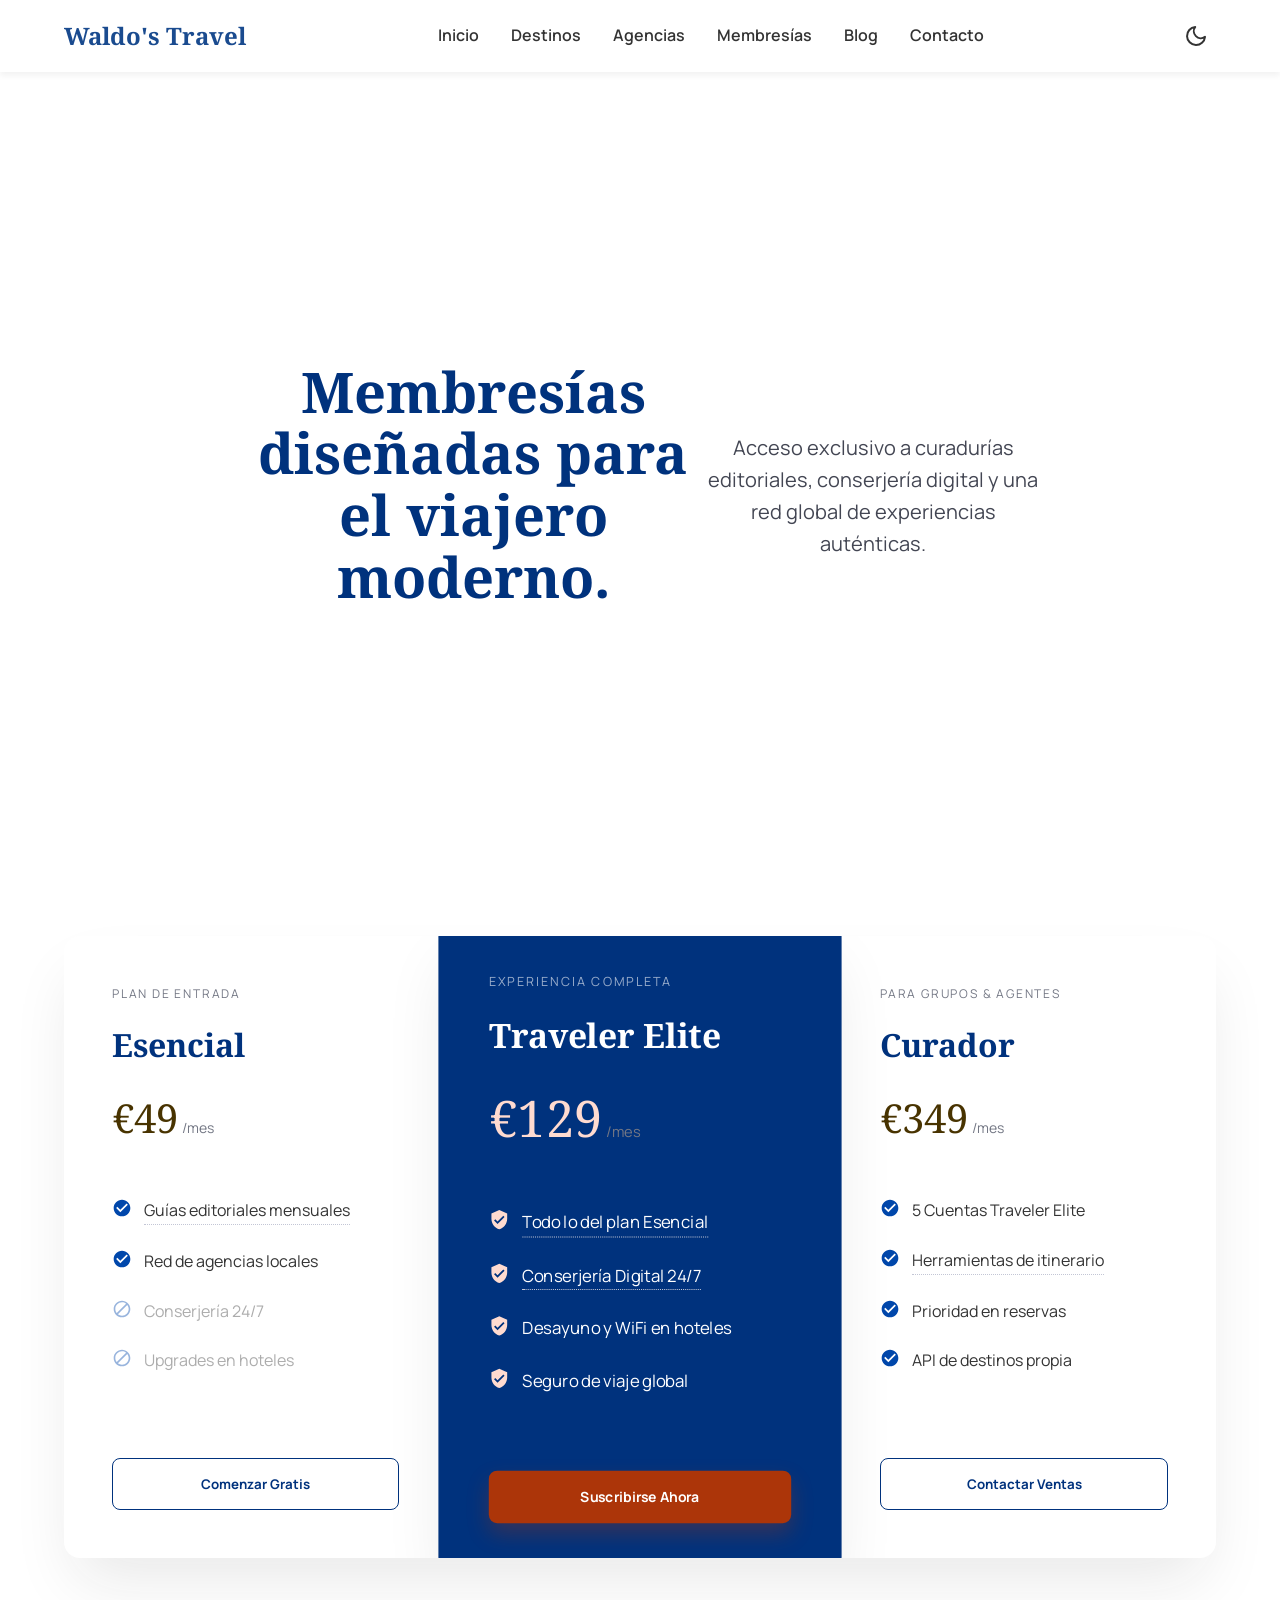
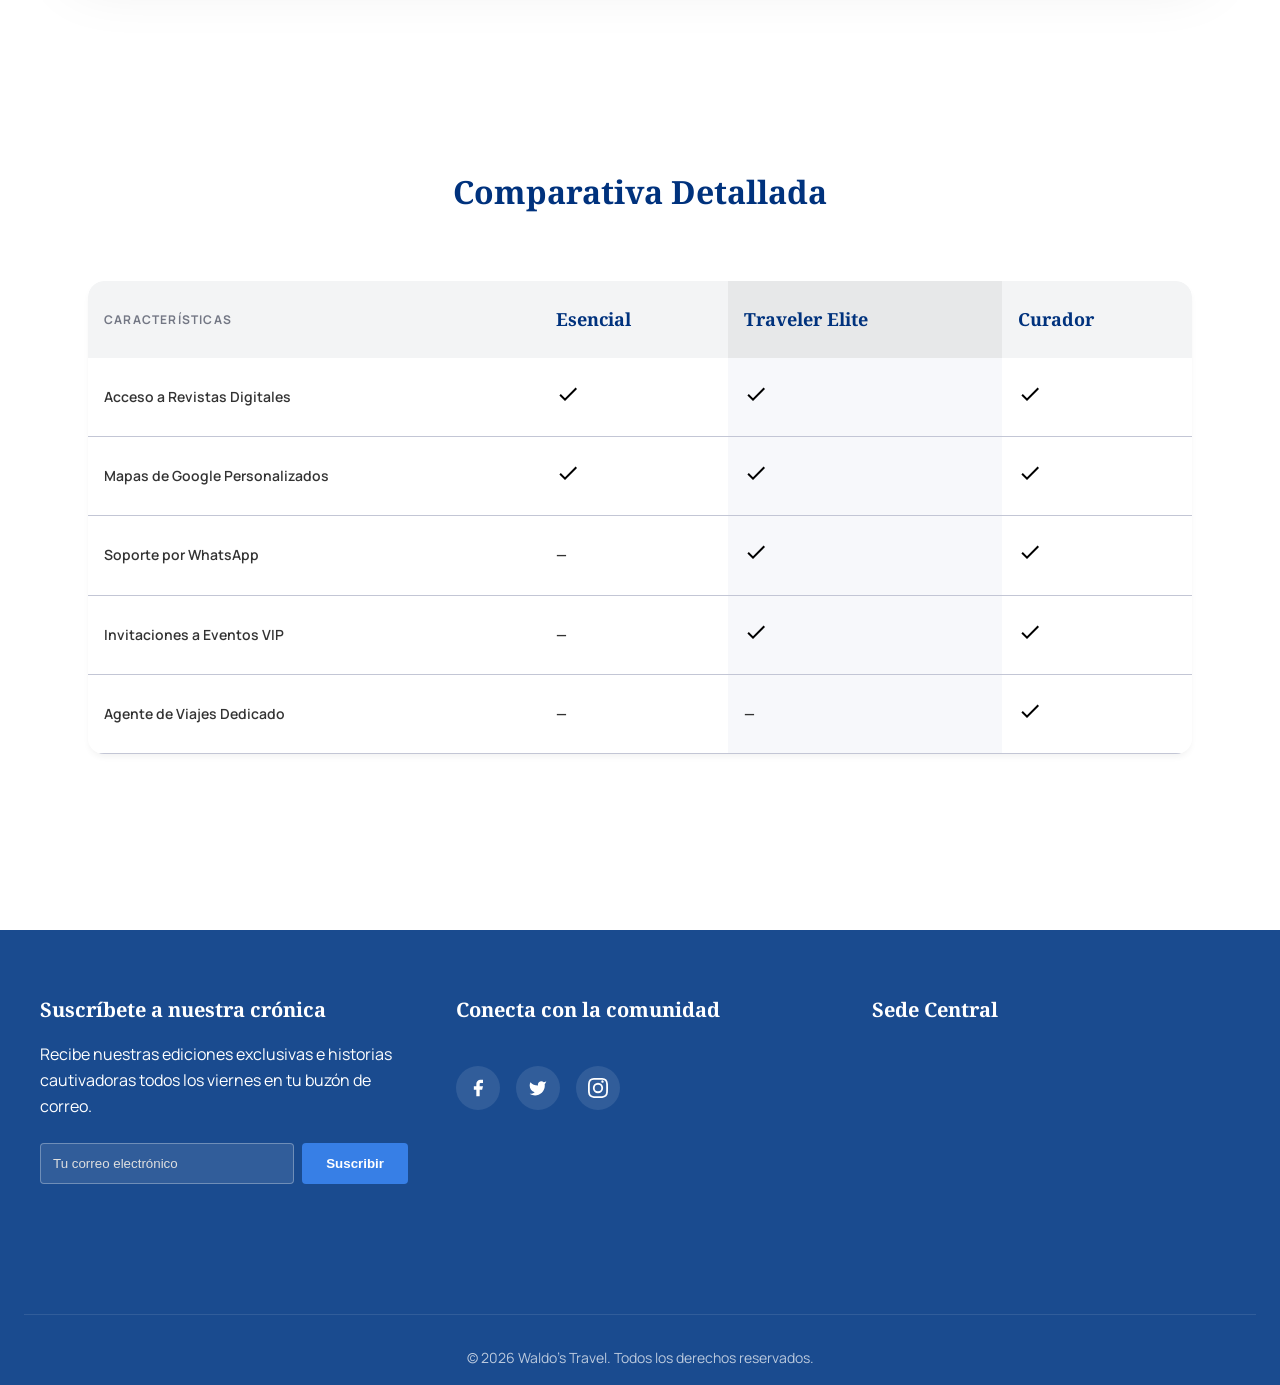
<file: pages/precios.html>
<!DOCTYPE html>
<html lang="es">

<head>
    <meta charset="utf-8" />
    <meta content="width=device-width, initial-scale=1.0" name="viewport" />
    <title>Precios - The Editorial Traveler</title>
    <link href="https://fonts.googleapis.com/css2?family=Noto+Serif:wght@600;700&family=Manrope:wght@400;500;600;700&display=swap" rel="stylesheet" />
    <link rel="stylesheet" href="../css/home.css">
    <link rel="stylesheet" href="../css/precios.css">
</head>

<body>
  <!-- Checkbox para controlar el modo oscuro -->
  <input type="checkbox" id="dark-mode-toggle" class="sr-only" aria-hidden="true" tabindex="-1">

  <header class="main-header">
    <div class="header-container">
        <!-- Logo de la agencia -->
      <a href="home.html" class="logo">Waldo's Travel</a>
      
      <!-- Opciones del menú principal-->
      <nav class="main-nav" aria-label="Navegación principal">
        <ul class="nav-links">
          <li><a href="home.html">Inicio</a></li>
          
          <li class="has-mega-menu">
            <a href="destino.html">Destinos</a>
            <!-- Sub menu -->
            <div class="mega-menu">
              <div class="mega-menu-column">
                <h4>Nacionales</h4>
                <ul aria-label="Destinos en Europa">
                  <li><a href="destino.html">Córdoba</a></li>
                  <li><a href="destino.html">Tierra del Fuego</a></li>
                  <li><a href="destino.html">San Juan</a></li>
                </ul>
              </div>
              <div class="mega-menu-column">
                <h4>Internacionales</h4>
                <ul aria-label="Destinos en Asia">
                  <li><a href="destino.html">Colombia</a></li>
                  <li><a href="destino.html">Cancún</a></li>
                  <li><a href="destino.html">Brasil</a></li>
                </ul>
              </div>
            </div>
          </li>
          <li><a href="agencias.html">Agencias</a></li>
          <li><a href="precios.html">Membresías</a></li>
          <li><a href="blog.html">Blog</a></li>
          <li><a href="contacto.html">Contacto</a></li>
        </ul>
      </nav>

      <!-- Botón para alternar el modo oscuro -->
      <label for="dark-mode-toggle" class="dark-mode-btn" role="button" tabindex="0" aria-label="Alternar modo oscuro">
        <svg viewBox="0 0 24 24" width="24" height="24" fill="none" stroke="currentColor" stroke-width="2" stroke-linecap="round" stroke-linejoin="round" aria-hidden="true">
          <path d="M21 12.79A9 9 0 1 1 11.21 3 7 7 0 0 0 21 12.79z"></path>
        </svg>
      </label>
    </div>
  </header>

    <main>
        <header class="hero">
            <h1>Membresías diseñadas para el viajero moderno.</h1>
            <p>Acceso exclusivo a curadurías editoriales, conserjería digital y una red global de experiencias auténticas.</p>
        </header>

        <div class="pricing-grid">
            <!-- Esencial -->
            <div class="pricing-card">
                <span class="card-label">Plan de Entrada</span>
                <h2 class="card-title">Esencial</h2>
                <div class="price">
                    <span class="amount">€49</span>
                    <span class="period">/mes</span>
                </div>
                <ul class="features">
                    <li class="feature-item">
                        <svg viewBox="0 0 24 24" width="20" height="20" fill="currentColor" aria-hidden="true"><path d="M12 2C6.48 2 2 6.48 2 12s4.48 10 10 10 10-4.48 10-10S17.52 2 12 2zm-2 15l-5-5 1.41-1.41L10 14.17l7.59-7.59L19 8l-9 9z"/></svg>
                        <span class="tooltip-container" tabindex="0" aria-label="Información sobre las Guías editoriales mensuales">
                            Guías editoriales mensuales
                            <span class="tooltip-text">Acceso a 12 destinos curados por nuestros editores cada mes con mapas interactivos.</span>
                        </span>
                    </li>
                    <li class="feature-item">
                        <svg viewBox="0 0 24 24" width="20" height="20" fill="currentColor" aria-hidden="true"><path d="M12 2C6.48 2 2 6.48 2 12s4.48 10 10 10 10-4.48 10-10S17.52 2 12 2zm-2 15l-5-5 1.41-1.41L10 14.17l7.59-7.59L19 8l-9 9z"/></svg>
                        <span>Red de agencias locales</span>
                    </li>
                    <li class="feature-item disabled">
                        <svg viewBox="0 0 24 24" width="20" height="20" fill="currentColor" aria-hidden="true"><path d="M12 2C6.48 2 2 6.48 2 12s4.48 10 10 10 10-4.48 10-10S17.52 2 12 2zM4 12c0-4.42 3.58-8 8-8 1.85 0 3.55.63 4.9 1.69L5.69 16.9C4.63 15.55 4 13.85 4 12zm8 8c-1.85 0-3.55-.63-4.9-1.69L18.31 7.1C19.37 8.45 20 10.15 20 12c0 4.42-3.58 8-8 8z"/></svg>
                        <span>Conserjería 24/7</span>
                    </li>
                    <li class="feature-item disabled">
                        <svg viewBox="0 0 24 24" width="20" height="20" fill="currentColor" aria-hidden="true"><path d="M12 2C6.48 2 2 6.48 2 12s4.48 10 10 10 10-4.48 10-10S17.52 2 12 2zM4 12c0-4.42 3.58-8 8-8 1.85 0 3.55.63 4.9 1.69L5.69 16.9C4.63 15.55 4 13.85 4 12zm8 8c-1.85 0-3.55-.63-4.9-1.69L18.31 7.1C19.37 8.45 20 10.15 20 12c0 4.42-3.58 8-8 8z"/></svg>
                        <span>Upgrades en hoteles</span>
                    </li>
                </ul>
                <button class="card-btn" aria-label="Comenzar con el plan Esencial gratis">Comenzar Gratis</button>
            </div>
            <!-- Traveler Elite -->
            <div class="pricing-card recommended">
                <div class="badge">Recomendado</div>
                <span class="card-label">Experiencia Completa</span>
                <h2 class="card-title">Traveler Elite</h2>
                <div class="price">
                    <span class="amount">€129</span>
                    <span class="period">/mes</span>
                </div>
                <ul class="features">
                    <li class="feature-item">
                        <svg viewBox="0 0 24 24" width="20" height="20" fill="currentColor" aria-hidden="true"><path d="M12 1L3 5v6c0 5.55 3.84 10.74 9 12 5.16-1.26 9-6.45 9-12V5l-9-4zm-2 16l-4-4 1.41-1.41L10 14.17l6.59-6.59L18 9l-8 8z"/></svg>
                        <span class="tooltip-container" tabindex="0" aria-label="Información sobre Todo lo del plan Esencial">
                            Todo lo del plan Esencial
                            <span class="tooltip-text">Incluye acceso total a la librería histórica de guías y mapas offline.</span>
                        </span>
                    </li>
                    <li class="feature-item">
                        <svg viewBox="0 0 24 24" width="20" height="20" fill="currentColor" aria-hidden="true"><path d="M12 1L3 5v6c0 5.55 3.84 10.74 9 12 5.16-1.26 9-6.45 9-12V5l-9-4zm-2 16l-4-4 1.41-1.41L10 14.17l6.59-6.59L18 9l-8 8z"/></svg>
                        <span class="tooltip-container" tabindex="0" aria-label="Información sobre Conserjería Digital 24/7">
                            Conserjería Digital 24/7
                            <span class="tooltip-text">Incluye acceso ilimitado a recomendaciones exclusivas y atención personalizada mundial.</span>
                        </span>
                    </li>
                    <li class="feature-item">
                        <svg viewBox="0 0 24 24" width="20" height="20" fill="currentColor" aria-hidden="true"><path d="M12 1L3 5v6c0 5.55 3.84 10.74 9 12 5.16-1.26 9-6.45 9-12V5l-9-4zm-2 16l-4-4 1.41-1.41L10 14.17l6.59-6.59L18 9l-8 8z"/></svg>
                        <span>Desayuno y WiFi en hoteles</span>
                    </li>
                    <li class="feature-item">
                        <svg viewBox="0 0 24 24" width="20" height="20" fill="currentColor" aria-hidden="true"><path d="M12 1L3 5v6c0 5.55 3.84 10.74 9 12 5.16-1.26 9-6.45 9-12V5l-9-4zm-2 16l-4-4 1.41-1.41L10 14.17l6.59-6.59L18 9l-8 8z"/></svg>
                        <span>Seguro de viaje global</span>
                    </li>
                </ul>
                <button class="card-btn" aria-label="Suscribirse al plan Traveler Elite Ahora">Suscribirse Ahora</button>
            </div>
            <!-- Curador -->
            <div class="pricing-card">
                <span class="card-label">Para Grupos &amp; Agentes</span>
                <h2 class="card-title">Curador</h2>
                <div class="price">
                    <span class="amount">€349</span>
                    <span class="period">/mes</span>
                </div>
                <ul class="features">
                    <li class="feature-item">
                        <svg viewBox="0 0 24 24" width="20" height="20" fill="currentColor" aria-hidden="true"><path d="M12 2C6.48 2 2 6.48 2 12s4.48 10 10 10 10-4.48 10-10S17.52 2 12 2zm-2 15l-5-5 1.41-1.41L10 14.17l7.59-7.59L19 8l-9 9z"/></svg>
                        <span>5 Cuentas Traveler Elite</span>
                    </li>
                    <li class="feature-item">
                        <svg viewBox="0 0 24 24" width="20" height="20" fill="currentColor" aria-hidden="true"><path d="M12 2C6.48 2 2 6.48 2 12s4.48 10 10 10 10-4.48 10-10S17.52 2 12 2zm-2 15l-5-5 1.41-1.41L10 14.17l7.59-7.59L19 8l-9 9z"/></svg>
                        <span class="tooltip-container" tabindex="0" aria-label="Información sobre Herramientas de itinerario">
                            Herramientas de itinerario
                            <span class="tooltip-text">Software profesional para crear y compartir planes de viaje con clientes o familiares.</span>
                        </span>
                    </li>
                    <li class="feature-item">
                        <svg viewBox="0 0 24 24" width="20" height="20" fill="currentColor" aria-hidden="true"><path d="M12 2C6.48 2 2 6.48 2 12s4.48 10 10 10 10-4.48 10-10S17.52 2 12 2zm-2 15l-5-5 1.41-1.41L10 14.17l7.59-7.59L19 8l-9 9z"/></svg>
                        <span>Prioridad en reservas</span>
                    </li>
                    <li class="feature-item">
                        <svg viewBox="0 0 24 24" width="20" height="20" fill="currentColor" aria-hidden="true"><path d="M12 2C6.48 2 2 6.48 2 12s4.48 10 10 10 10-4.48 10-10S17.52 2 12 2zm-2 15l-5-5 1.41-1.41L10 14.17l7.59-7.59L19 8l-9 9z"/></svg>
                        <span>API de destinos propia</span>
                    </li>
                </ul>
                <button class="card-btn" aria-label="Contactar a Ventas para el plan Curador">Contactar Ventas</button>
            </div>
        </div>

        <section class="comparison-section">
            <h3>Comparativa Detallada</h3>
            <div class="table-wrapper">
                <table>
                    <thead>
                        <tr>
                            <th>Características</th>
                            <th>Esencial</th>
                            <th class="highlight">Traveler Elite</th>
                            <th>Curador</th>
                        </tr>
                    </thead>
                    <tbody>
                        <tr>
                            <td class="feature-name">Acceso a Revistas Digitales</td>
                            <td><svg viewBox="0 0 24 24" width="24" height="24" fill="var(--primary)" aria-hidden="true"><path d="M9 16.2L4.8 12l-1.4 1.4L9 19 21 7l-1.4-1.4L9 16.2z"/></svg></td>
                            <td class="highlight"><svg viewBox="0 0 24 24" width="24" height="24" fill="var(--primary)" aria-hidden="true"><path d="M9 16.2L4.8 12l-1.4 1.4L9 19 21 7l-1.4-1.4L9 16.2z"/></svg></td>
                            <td><svg viewBox="0 0 24 24" width="24" height="24" fill="var(--primary)" aria-hidden="true"><path d="M9 16.2L4.8 12l-1.4 1.4L9 19 21 7l-1.4-1.4L9 16.2z"/></svg></td>
                        </tr>
                        <tr>
                            <td class="feature-name">Mapas de Google Personalizados</td>
                            <td><svg viewBox="0 0 24 24" width="24" height="24" fill="var(--primary)" aria-hidden="true"><path d="M9 16.2L4.8 12l-1.4 1.4L9 19 21 7l-1.4-1.4L9 16.2z"/></svg></td>
                            <td class="highlight"><svg viewBox="0 0 24 24" width="24" height="24" fill="var(--primary)" aria-hidden="true"><path d="M9 16.2L4.8 12l-1.4 1.4L9 19 21 7l-1.4-1.4L9 16.2z"/></svg></td>
                            <td><svg viewBox="0 0 24 24" width="24" height="24" fill="var(--primary)" aria-hidden="true"><path d="M9 16.2L4.8 12l-1.4 1.4L9 19 21 7l-1.4-1.4L9 16.2z"/></svg></td>
                        </tr>
                        <tr>
                            <td class="feature-name">Soporte por WhatsApp</td>
                            <td style="color: var(--outline-variant); font-weight: bold; font-family: 'Manrope', sans-serif;">—</td>
                            <td class="highlight"><svg viewBox="0 0 24 24" width="24" height="24" fill="var(--primary)" aria-hidden="true"><path d="M9 16.2L4.8 12l-1.4 1.4L9 19 21 7l-1.4-1.4L9 16.2z"/></svg></td>
                            <td><svg viewBox="0 0 24 24" width="24" height="24" fill="var(--primary)" aria-hidden="true"><path d="M9 16.2L4.8 12l-1.4 1.4L9 19 21 7l-1.4-1.4L9 16.2z"/></svg></td>
                        </tr>
                        <tr>
                            <td class="feature-name">Invitaciones a Eventos VIP</td>
                            <td style="color: var(--outline-variant); font-weight: bold; font-family: 'Manrope', sans-serif;">—</td>
                            <td class="highlight"><svg viewBox="0 0 24 24" width="24" height="24" fill="var(--primary)" aria-hidden="true"><path d="M9 16.2L4.8 12l-1.4 1.4L9 19 21 7l-1.4-1.4L9 16.2z"/></svg></td>
                            <td><svg viewBox="0 0 24 24" width="24" height="24" fill="var(--primary)" aria-hidden="true"><path d="M9 16.2L4.8 12l-1.4 1.4L9 19 21 7l-1.4-1.4L9 16.2z"/></svg></td>
                        </tr>
                        <tr>
                            <td class="feature-name">Agente de Viajes Dedicado</td>
                            <td style="color: var(--outline-variant); font-weight: bold; font-family: 'Manrope', sans-serif;">—</td>
                            <td class="highlight" style="color: var(--outline-variant); font-weight: bold; font-family: 'Manrope', sans-serif;">—</td>
                            <td><svg viewBox="0 0 24 24" width="24" height="24" fill="var(--primary)" aria-hidden="true"><path d="M9 16.2L4.8 12l-1.4 1.4L9 19 21 7l-1.4-1.4L9 16.2z"/></svg></td>
                        </tr>
                    </tbody>
                </table>
            </div>
        </section>
        </main>

  <footer class="main-footer">
    <div class="footer-grid">

        <!--Formulario para suscribirse a un newsletter.-->
      <div class="newsletter">
        <h3>Suscríbete a nuestra crónica</h3>
        <p>Recibe nuestras ediciones exclusivas e historias cautivadoras todos los viernes en tu buzón de correo.</p>
        <form class="subscribe-form">
          <label for="email" class="sr-only">Rellena tu correo electrónico</label>
          <input type="email" id="email" placeholder="Tu correo electrónico" required>
          <button type="submit" class="btn-submit">Suscribir</button>
        </form>
      </div>
      
      <!--Enlaces a redes sociales.-->
      <div class="social-links">
        <h3>Conecta con la comunidad</h3>
        <div class="social-icons">
          <a href="https://www.facebook.com/" aria-label="Ir a nuestra página oficial de Facebook">
            <svg viewBox="0 0 24 24" width="20" height="20" aria-hidden="true">
              <path d="M18 2h-3a5 5 0 0 0-5 5v3H7v4h3v8h4v-8h3l1-4h-4V7a1 1 0 0 1 1-1h3z"></path>
            </svg>
          </a>
          <a href="https://x.com/?lang=es" aria-label="Ir a nuestro equipo en X (Twitter)">
            <svg viewBox="0 0 24 24" width="20" height="20" aria-hidden="true">
               <path d="M22 4s-.7 2.1-2 3.4c1.6 10-9.4 17.3-18 11.6 2.2.1 4.4-.6 6-2C3 15.5.5 9.6 3 5c2.2 2.6 5.6 4.1 9 4-.9-4.2 4-6.6 7-3.8 1.1 0 3-1.2 3-1.2z"></path>
            </svg>
          </a>
          <a href="https://www.instagram.com/" aria-label="Sigue nuestros viajes en Instagram">
            <svg viewBox="0 0 24 24" width="20" height="20" fill="currentColor" aria-hidden="true">
              <path d="M12 2.163c3.204 0 3.584.012 4.85.07 3.252.148 4.771 1.691 4.919 4.919.058 1.266.07 1.646.07 4.85s-.012 3.584-.07 4.85c-.149 3.225-1.664 4.771-4.919 4.919-1.266.058-1.644.07-4.85.07-3.204 0-3.584-.012-4.849-.07-3.26-.149-4.771-1.699-4.919-4.92-.058-1.265-.07-1.644-.07-4.849 0-3.204.013-3.583.07-4.849.149-3.227 1.664-4.771 4.919-4.919 1.266-.057 1.644-.069 4.849-.069zm0-2.163c-3.259 0-3.667.014-4.947.072-4.358.2-6.78 2.618-6.98 6.98-.059 1.281-.073 1.689-.073 4.948 0 3.259.014 3.668.072 4.948.2 4.358 2.618 6.78 6.98 6.98 1.281.058 1.689.072 4.948.072 3.259 0 3.668-.014 4.948-.072 4.354-.2 6.782-2.618 6.979-6.98.059-1.28.073-1.689.073-4.948 0-3.259-.014-3.667-.072-4.947-.196-4.354-2.617-6.78-6.979-6.98-1.281-.059-1.69-.073-4.949-.073zM12 5.838a6.162 6.162 0 100 12.324 6.162 6.162 0 000-12.324zM12 16a4 4 0 110-8 4 4 0 010 8zm4.965-10.322a1.44 1.44 0 11.806-2.806 1.44 1.44 0 01-.806 2.806z"/>
            </svg>
          </a>
        </div>
      </div>
      
      <!--Mapa interactivo-->
      <div class="map-container">
        <h3>Sede Central</h3>
        <iframe src="https://www.google.com/maps/embed?pb=!1m18!1m12!1m3!1d13136.066870028212!2d-58.3815704!3d-34.6037389!2m3!1f0!2f0!3f0!3m2!1i1024!2i768!4f13.1!3m3!1m2!1s0x4aa9f0a6da5edb%3A0x11be22f1ce14c457!2sObelisco!5e0!3m2!1ses!2sar!4v1684343123456!5m2!1ses!2sar" width="100%" height="200" style="border:0;" allowfullscreen="" loading="lazy" referrerpolicy="no-referrer-when-downgrade" title="Mapa interactivo de la oficina central en Buenos Aires"></iframe>
      </div>
    </div>
    
    <!--Mapa interactivo-->
    <div class="footer-bottom">
      <p>&copy; 2026 Waldo's Travel. Todos los derechos reservados.</p>
    </div>
  </footer>
</body>

</html>
</file>
<file: css/home.css>
@import url('https://fonts.googleapis.com/css2?family=Manrope:wght@400;500;600;700&family=Noto+Serif:wght@600;700&display=swap');

:root {
  /* Colores */
  --primary-color: #1a4b8f;
  --secondary-color: #377fe6;
  --text-gray: #8a8c8f;
  --bg-color: #ffffff;
  --text-color: #333333;
  --surface-color: #f8f9fa;
  --card-bg: #ffffff;
  --footer-bg: #1a4b8f;
  
  /* Fuentes */
  --font-title: 'Noto Serif', serif;
  --font-text: 'Manrope', sans-serif;
}

@media (prefers-color-scheme: dark) {
  :root {
    --bg-color: #121212;
    --text-color: #e4e4e4;
    --surface-color: #1e1e1e;
    --card-bg: #2a2a2a;
    --primary-color: #4a8ef0;
    --footer-bg: #0d2647;
  }
  
  .main-header {
    background: rgba(18, 18, 18, 0.8);
  }
}

/* Checkbox botón modo oscuro */
body:has(#dark-mode-toggle:checked) {
  --bg-color: #121212;
  --text-color: #e4e4e4;
  --surface-color: #1e1e1e;
  --card-bg: #2a2a2a;
  --primary-color: #4a8ef0;
  --footer-bg: #0d2647;
}

body:has(#dark-mode-toggle:checked) .main-header {
  background: rgba(18, 18, 18, 0.8);
}

/* Clases de accesibilidad */
.sr-only {
  position: absolute;
  width: 1px;
  height: 1px;
  padding: 0;
  margin: -1px;
  overflow: hidden;
  clip: rect(0, 0, 0, 0);
  border: 0;
}

*:focus-visible {
  outline: 3px solid var(--secondary-color);
  outline-offset: 3px;
  border-radius: 2px;
}

/* Estilos generales */
* {
  margin: 0;
  padding: 0;
  box-sizing: border-box;
}

body {
  font-family: var(--font-text);
  background-color: var(--bg-color);
  color: var(--text-color);
  line-height: 1.6;
  transition: background-color 0.3s, color 0.3s;
}

h1, h2, h3, h4, h5, h6 {
  font-family: var(--font-title);
  color: var(--primary-color);
  margin-bottom: 1rem;
}

a {
  text-decoration: none;
  color: inherit;
  transition: color 0.3s;
}

ul {
  list-style: none;
}

/* Header y Nav */
.main-header {
  position: sticky;
  top: 0;
  background: rgba(255, 255, 255, 0.8);
  backdrop-filter: blur(10px);
  box-shadow: 0 4px 6px rgba(0,0,0,0.05);
  z-index: 1000;
  transition: background-color 0.3s, backdrop-filter 0.3s;
}

.header-container {
  max-width: 1200px;
  margin: 0 auto;
  padding: 1rem 1.5rem;
  display: flex;
  justify-content: space-between;
  align-items: center;
}

.logo {
  font-family: var(--font-title);
  font-size: 1.5rem;
  font-weight: 700;
  color: var(--primary-color);
}

.main-nav .nav-links {
  display: flex;
  align-items: center;
  gap: 2rem;
}

.main-nav a {
  font-weight: 600;
  padding: 0.5rem 0;
}

.main-nav a:hover,
.main-nav a:focus-visible {
  color: var(--secondary-color);
}

/* Mega Menu */
.has-mega-menu {
  position: relative;
}

.mega-menu {
  position: absolute;
  top: 100%;
  left: 50%;
  transform: translateX(-50%) translateY(15px);
  width: 400px;
  background-color: var(--card-bg);
  box-shadow: 0 10px 30px rgba(0,0,0,0.1);
  border-radius: 0.5rem;
  padding: 1.5rem;
  display: flex;
  gap: 2rem;
  visibility: hidden;
  opacity: 0;
  transition: all 0.3s ease;
  pointer-events: none;
  z-index: 100;
}

.has-mega-menu:hover .mega-menu,
.has-mega-menu:focus-within .mega-menu {
  visibility: visible;
  opacity: 1;
  pointer-events: auto;
  transform: translateX(-50%) translateY(0);
}

.mega-menu-column h4 {
  font-size: 1rem;
  margin-bottom: 0.5rem;
  border-bottom: 1px solid var(--text-gray);
  padding-bottom: 0.5rem;
}

.mega-menu-column ul {
  display: flex;
  flex-direction: column;
  gap: 0.5rem;
}

.mega-menu-column a {
  font-weight: 400;
  font-size: 0.95rem;
  color: var(--text-color);
  transition: color 0.3s, padding-left 0.3s;
}

.mega-menu-column a:hover {
  padding-left: 5px;
  color: var(--secondary-color);
}

/* Boton modo oscuro */
.dark-mode-btn {
  cursor: pointer;
  display: inline-flex;
  align-items: center;
  justify-content: center;
  padding: 0.5rem;
  border-radius: 50%;
  transition: background 0.3s, color 0.3s;
}

.dark-mode-btn:hover, .dark-mode-btn:focus-visible {
  background: var(--surface-color);
  color: var(--secondary-color);
}

/* Video de fondo con el texto animado */
.hero {
  position: relative;
  height: 80vh;
  min-height: 600px;
  display: flex;
  align-items: center;
  justify-content: center;
  overflow: hidden;
  text-align: center;
  max-width: 1920px;
}

.hero-video {
  position: absolute;
  top: 50%;
  left: 50%;
  min-width: 100%;
  min-height: 100%;
  transform: translate(-50%, -50%);
  z-index: -2;
  object-fit: cover;
}

.hero-overlay {
  position: absolute;
  inset: 0;
  background: rgba(0, 20, 60, 0.6);
  z-index: -1;
}

.hero-content {
  color: #ffffff;
  padding: 0 1rem;
  max-width: 800px;
}

.animate-title.hero-title {
  color: #ffffff;
  font-size: clamp(2.5rem, 5vw, 4.5rem);
  line-height: 1.1;
  opacity: 0;
  animation: slideUp 1s ease forwards 0.2s;
  text-shadow: 2px 2px 4px rgba(0,0,0,0.5);
}

.animate-subtitle {
  font-size: 1.25rem;
  margin-top: 1rem;
  opacity: 0;
  animation: slideUp 1s ease forwards 0.5s;
  text-shadow: 1px 1px 3px rgba(0,0,0,0.5);
}

@keyframes slideUp {
  0% { transform: translateY(40px); opacity: 0; }
  100% { transform: translateY(0); opacity: 1; }
}

section {
  padding: 5rem 1.5rem;
  max-width: 1200px;
  margin: 0 auto;
}

.section-title {
  text-align: center;
  font-size: 2.25rem;
  margin-bottom: 3rem;
}

/* Cartas de los destinos destacados */
.cards-grid {
  display: grid;
  grid-template-columns: repeat(auto-fit, minmax(300px, 1fr));
  gap: 2rem;
}

.card {
  background: var(--card-bg);
  border-radius: 0.75rem;
  overflow: hidden;
  box-shadow: 0 10px 20px rgba(0,0,0,0.05);
  transition: transform 0.4s ease, box-shadow 0.4s ease;
}

.card:hover {
  transform: translateY(-8px);
  box-shadow: 0 15px 30px rgba(0,0,0,0.1);
}

.card-image-wrap {
  height: 250px;
  clip-path: polygon(0 0, 100% 0, 100% 85%, 0 100%);
  overflow: hidden;
}

.card-image-wrap img {
  width: 100%;
  height: 100%;
  object-fit: cover;
  transition: transform 0.8s ease;
}

.card:hover .card-image-wrap img {
  transform: scale(1.1) rotate(2deg);
}

.card-content {
  padding: 1.5rem;
}

.card-content h3 {
  font-size: 1.5rem;
  margin-bottom: 0.5rem;
}

.btn-link {
  display: inline-block;
  margin-top: 1rem;
  padding: 0.75rem 1.75rem;
  background-color: var(--primary-color);
  color: #fff;
  border-radius: 2rem;
  font-weight: 600;
  transition: background-color 0.3s, transform 0.3s;
}

.btn-link:hover, .btn-link:focus-visible {
  background-color: var(--secondary-color);
  color: #fff;
  transform: scale(1.05);
}

/* Contador animado */
.counter-section {
  margin-top: 4rem;
  text-align: center;
  background: var(--surface-color);
  padding: 3rem;
  border-radius: 1rem;
}

@property --num {
  syntax: "<integer>";
  initial-value: 0;
  inherits: false;
}

.counter-animate {
  display: block;
  font-size: 3.5rem;
  font-weight: 700;
  font-family: var(--font-title);
  color: var(--primary-color);
  animation: counterAnim 3s cubic-bezier(0.2, 0.8, 0.2, 1) forwards;
  counter-reset: count var(--num);
}

.counter-animate::after {
  content: counter(count) "+";
}

@keyframes counterAnim {
  0% { --num: 0; }
  100% { --num: 500; }
}

/* Carrusel de testimonios */
.testimonials {
  background: var(--surface-color);
  max-width: 100%;
}

.testimonials h2 {
  text-align: center;
  margin-bottom: 3rem;
}

.carousel-container {
  max-width: 1200px;
  margin: 0 auto;
}

.carousel-track {
  display: flex;
  overflow-x: auto;
  scroll-snap-type: x mandatory;
  gap: 2rem;
  padding: 1rem;
  scrollbar-width: thin;
  scrollbar-color: var(--primary-color) transparent;
}

.carousel-track::-webkit-scrollbar {
  height: 8px;
}
.carousel-track::-webkit-scrollbar-track {
  background: transparent;
}
.carousel-track::-webkit-scrollbar-thumb {
  background: var(--primary-color);
  border-radius: 10px;
}

.testimonial-card {
  flex: 0 0 100%;
  scroll-snap-align: center;
  background: var(--card-bg);
  padding: 2.5rem;
  border-radius: 1rem;
  box-shadow: 0 5px 15px rgba(0,0,0,0.05);
}

@media (min-width: 768px) {
  .testimonial-card {
    flex: 0 0 calc(50% - 1rem);
  }
}

@media (min-width: 1024px) {
  .testimonial-card {
    flex: 0 0 calc(33.333% - 1.33rem);
  }
}

.testimonial-card p {
  font-size: 1.125rem;
  font-style: italic;
  margin-bottom: 1.5rem;
}

.testimonial-card h4 {
  font-size: 1rem;
  color: var(--text-gray);
  margin-bottom: 0;
}

/* Footer */
.main-footer {
  background: var(--footer-bg);
  color: #fff;
  padding: 4rem 1.5rem 1rem;
}

.main-footer h3 {
  color: #fff;
  font-size: 1.25rem;
}

.footer-grid {
  max-width: 1200px;
  margin: 0 auto;
  display: grid;
  grid-template-columns: repeat(auto-fit, minmax(280px, 1fr));
  gap: 3rem;
  margin-bottom: 3rem;
}

/* Formulario de Newsletter */
.subscribe-form {
  display: flex;
  gap: 0.5rem;
  margin-top: 1.5rem;
}

.subscribe-form input {
  flex: 1;
  padding: 0.75rem;
  border: 1px solid rgba(255,255,255,0.3);
  border-radius: 0.25rem;
  background: rgba(255,255,255,0.1);
  color: #fff;
}

.subscribe-form input::placeholder {
  color: #dfdfdf;
}

.subscribe-form input:focus-visible {
  outline: 2px solid #fff;
}

.btn-submit {
  padding: 0.75rem 1.5rem;
  background: var(--secondary-color);
  color: #fff;
  border: none;
  border-radius: 0.25rem;
  font-weight: 600;
  cursor: pointer;
  transition: background 0.3s;
}

.btn-submit:hover, .btn-submit:focus-visible {
  background: #2a65bc; 
}

/* Links redes sociales */
.social-links {
  display: flex;
  flex-direction: column;
}
.social-icons {
  display: flex;
  gap: 1rem;
  margin-top: 1.5rem;
}

.social-icons a {
  display: inline-flex;
  align-items: center;
  justify-content: center;
  width: 44px;
  height: 44px;
  border-radius: 50%;
  background: rgba(255,255,255,0.1);
  transition: all 0.3s ease;
}

.social-icons a svg {
  fill: #fff;
  transition: transform 0.3s ease;
}

.social-icons a:hover, .social-icons a:focus-visible {
  background: var(--secondary-color);
  transform: translateY(-3px);
}

.social-icons a:hover svg {
  transform: scale(1.15);
}

/* Mapa */
.map-container iframe {
  border-radius: 0.5rem;
  margin-top: 1rem;
  filter: grayscale(0.2) contrast(1.1);
}

.footer-bottom {
  text-align: center;
  padding-top: 2rem;
  border-top: 1px solid rgba(255,255,255,0.1);
  font-size: 0.875rem;
  color: rgba(255,255,255,0.7);
}

/* Cambia el selector genérico 'section' por uno más específico */
.agencias-container {
    display: flex;
    flex-wrap: wrap;
    align-items: flex-start; /* Cambiado de center para evitar saltos raros */
    justify-content: center;
    max-width: 100%; /* Permitir que ocupe todo el ancho */
    margin: 0 auto;
    padding: 20px;
}

.agencias-grid {
    display: flex;
    flex-wrap: wrap;
    justify-content: center; /* Centra las tarjetas si sobra espacio */
    max-width: 1400px; /* Suficiente para 3 tarjetas de ~400px */
    margin: 0 auto;
    padding: 30px;
    gap: 20px; /* Usamos gap en lugar de margin en la carta para mejor control */
}
</file>
<file: css/contacto.css>
/* Estilos globales (:root, *, body, :focus-visible genérico) heredados de style.css */
        
        input:focus-visible, textarea:focus-visible, select:focus-visible, label:focus-visible {
            outline: 3px solid #00327d;
            outline-offset: 1px;
        }

        /* Layout */
        main {
            max-width: 1280px;
            margin: 0 auto;
            padding: 4rem 1.5rem 5rem;
        }

        .grid-container {
            display: grid;
            grid-template-columns: 1fr;
            gap: 3rem;
        }

        @media (min-width: 1024px) {
            .grid-container {
                grid-template-columns: repeat(12, 1fr);
            }
            .content-left {
                grid-column: span 5;
            }
            .form-right {
                grid-column: span 7;
            }
        }

        /* Left Content */
        .content-left {
            display: flex;
            flex-direction: column;
            gap: 2rem;
        }

        .label-tag {
            color: #ac3509;
            font-weight: 700;
            letter-spacing: 0.1em;
            text-transform: uppercase;
            font-size: 0.75rem;
            display: block;
            margin-bottom: 1rem;
        }

        h1 {
            font-family: 'Noto Serif', serif;
            font-size: 3rem;
            color: #00327d;
            line-height: 1.1;
        }

        .description {
            color: #737784;
            font-size: 1.125rem;
            margin-top: 1.5rem;
        }

        .info-cards {
            display: grid;
            grid-template-columns: 1fr;
            gap: 1.5rem;
        }

        @media (min-width: 640px) {
            .info-cards {
                grid-template-columns: 1fr 1fr;
            }
        }

        .card {
            background: #f3f4f5;
            padding: 1.5rem;
            border-radius: 0.75rem;
            transition: all 0.3s;
        }

        .card:hover {
            background: #ffffff;
            transform: translateY(-4px);
            box-shadow: 0 10px 20px rgba(0,0,0,0.05);
        }

        /* SVG Animation in info cards */
        .card svg {
            color: #ac3509;
            margin-bottom: 1rem;
            transition: transform 0.4s cubic-bezier(0.175, 0.885, 0.32, 1.275), color 0.3s ease;
        }
        
        .card:hover svg {
            transform: rotate(15deg) scale(1.15);
            color: #00327d;
        }

        .card h3 {
            font-family: 'Noto Serif', serif;
            margin-bottom: 0.5rem;
        }

        .card p {
            font-size: 0.875rem;
            color: #737784;
        }

        .image-container {
            position: relative;
            height: 256px;
            border-radius: 1rem;
            overflow: hidden;
            box-shadow: 0 25px 50px -12px rgba(0, 0, 0, 0.25);
        }

        .image-container img {
            width: 100%;
            height: 100%;
            object-fit: cover;
        }

        .image-overlay {
            position: absolute;
            inset: 0;
            background: rgba(0, 50, 125, 0.2);
        }

        /* Formulario de Contacto Avanzado */
        .contact-form-section {
            background: #ffffff;
            padding: 2.5rem;
            border-radius: 1.25rem;
            border: 1px solid rgba(195, 198, 213, 0.1);
            box-shadow: 0 4px 6px -1px rgba(0, 0, 0, 0.1);
            height: fit-content;
        }

        .contact-form-section h3 {
            text-align: center;
            font-size: 20px;
            color: #00327d;
            margin-bottom: 1.5rem;
            font-family: 'Noto Serif', serif;
            display: none;
        }

        .contact-form {
            display: grid;
            grid-template-columns: 1fr 1fr;
            gap: 1.5rem;
        }

        .form-group {
            display: flex;
            flex-direction: column;
        }

        .form-group.full-width {
            grid-column: 1 / -1;
        }

        .form-group label {
            font-size: 0.875rem;
            margin-bottom: 0.5rem;
            color: #737784;
            font-weight: 600;
        }

        .form-group input,
        .form-group textarea,
        .form-group select {
            padding: 0.75rem;
            border: 1px solid #c3c6d5;
            border-radius: 0.25rem;
            font-family: inherit;
            font-size: 1rem;
            transition: all 0.3s;
            background: #f3f4f5;
            color: #191c1d;
        }

        .form-group input:focus,
        .form-group textarea:focus,
        .form-group select:focus {
            outline: none;
            border-color: #00327d;
            background: rgba(218, 226, 255, 0.2);
        }

        .form-group input:not(:placeholder-shown):valid,
        .form-group textarea:not(:placeholder-shown):valid {
            border-bottom-color: #2e7d32;
        }

        .form-group input:not(:placeholder-shown):invalid,
        .form-group textarea:not(:placeholder-shown):invalid {
            border-bottom-color: #d32f2f;
            background-color: rgba(255, 218, 214, 0.2);
        }

        /* Micro-interaccion & CSS Puro Modal Trigger */
        .submit-trigger, .close-modal-trigger {
            position: absolute;
            left: -9999px;
            opacity: 0;
            pointer-events: none;
        }

        .contact-form:has(:invalid) .submit-label {
            opacity: 0.5;
            pointer-events: none;
            cursor: not-allowed;
            filter: grayscale(1);
        }

        .submit-label, .modal-btn {
            grid-column: 1 / -1;
            padding: 1rem;
            background: linear-gradient(135deg, #00327d, #0047ab);
            color: #ffffff;
            border: none;
            border-radius: 0.5rem;
            font-size: 1.125rem;
            cursor: pointer;
            display: flex;
            align-items: center;
            justify-content: center;
            gap: 0.5rem;
            font-family: 'Manrope', sans-serif;
            font-weight: 700;
            margin-top: 1rem;
            text-align: center;
            transition: transform 0.3s cubic-bezier(0.175, 0.885, 0.32, 1.275), box-shadow 0.3s ease;
        }

        .submit-label:hover, .modal-btn:hover {
            transform: translateY(-2px);
            box-shadow: 0 8px 16px rgba(0, 50, 125, 0.3);
        }
        
        .submit-label:active, .modal-btn:active {
            transform: translateY(0);
        }

        @keyframes spin {
            to { transform: rotate(360deg); }
        }

        .spinner {
            display: none;
            width: 20px;
            height: 20px;
            border: 3px solid rgba(255, 255, 255, 0.3);
            border-radius: 50%;
            border-top-color: white;
            animation: spin 1s ease-in-out infinite;
        }

        /* Pure CSS Checkbox Hack Behaviors */
        .submit-trigger:checked ~ main .spinner {
            display: block;
        }
        
        .submit-trigger:checked ~ main .btn-text {
            display: none;
        }
        
        .submit-trigger:checked ~ main .submit-label {
            pointer-events: none;
            transform: none;
            box-shadow: none;
        }

        .submit-trigger:checked ~ main #successModal {
            display: flex;
            opacity: 0;
            pointer-events: none;
            animation: showModal 0.4s 1.5s forwards;
        }

        .close-modal-trigger:checked ~ main #successModal {
            display: none !important;
        }

        /* Modal */
        .modal {
            display: none;
            position: fixed;
            top: 0;
            left: 0;
            width: 100%;
            height: 100%;
            background: rgba(0, 50, 125, 0.4);
            backdrop-filter: blur(8px);
            z-index: 2000;
            align-items: center;
            justify-content: center;
        }

        .modal-content {
            background: #ffffff;
            padding: 3rem;
            border-radius: 1rem;
            text-align: center;
            max-width: 448px;
            box-shadow: 0 25px 50px -12px rgba(0, 0, 0, 0.25);
            width: 100%;
        }

        @keyframes showModal {
            0% { opacity: 0; transform: scale(0.95); pointer-events: none; }
            100% { opacity: 1; transform: scale(1); pointer-events: auto; }
        }

        .modal-content svg {
            color: #00327d;
            margin-bottom: 1rem;
            background: rgba(0, 71, 171, 0.1);
            border-radius: 50%;
            padding: 1rem;
            animation: popIn 0.5s cubic-bezier(0.175, 0.885, 0.32, 1.275) 1.6s both;
        }

        @keyframes popIn {
            0% { transform: scale(0); }
            100% { transform: scale(1); }
        }

        .modal-title {
            font-family: 'Noto Serif', serif;
            font-size: 1.5rem;
            color: #00327d;
            margin-bottom: 1rem;
        }

        @media (max-width: 768px) {
            .contact-form { grid-template-columns: 1fr; }
        }

        /*==================================================
                    Modo Oscuro - Contacto
        ==================================================*/
        body:has(#dark-mode-toggle:checked) h1 {
            color: #4a8ef0;
        }

        body:has(#dark-mode-toggle:checked) .label-tag {
            color: #e87350;
        }

        body:has(#dark-mode-toggle:checked) .description {
            color: #a0a3b0;
        }

        body:has(#dark-mode-toggle:checked) .card {
            background: #2a2a2a;
        }

        body:has(#dark-mode-toggle:checked) .card:hover {
            background: #333333;
            box-shadow: 0 10px 20px rgba(0,0,0,0.3);
        }

        body:has(#dark-mode-toggle:checked) .card h3 {
            color: #4a8ef0;
        }

        body:has(#dark-mode-toggle:checked) .card p {
            color: #a0a3b0;
        }

        body:has(#dark-mode-toggle:checked) .card svg {
            color: #e87350;
        }

        body:has(#dark-mode-toggle:checked) .card:hover svg {
            color: #4a8ef0;
        }

        body:has(#dark-mode-toggle:checked) .contact-form-section {
            background: #2a2a2a;
            border-color: rgba(255, 255, 255, 0.1);
        }

        body:has(#dark-mode-toggle:checked) .contact-form-section h3 {
            color: #4a8ef0;
        }

        body:has(#dark-mode-toggle:checked) .form-group label {
            color: #a0a3b0;
        }

        body:has(#dark-mode-toggle:checked) .form-group input,
        body:has(#dark-mode-toggle:checked) .form-group textarea,
        body:has(#dark-mode-toggle:checked) .form-group select {
            background: #1e1e1e;
            border-color: #444;
            color: #e4e4e4;
        }

        body:has(#dark-mode-toggle:checked) .form-group input:focus,
        body:has(#dark-mode-toggle:checked) .form-group textarea:focus,
        body:has(#dark-mode-toggle:checked) .form-group select:focus {
            border-color: #4a8ef0;
            background: rgba(74, 142, 240, 0.1);
        }

        body:has(#dark-mode-toggle:checked) .submit-label,
        body:has(#dark-mode-toggle:checked) .modal-btn {
            background: linear-gradient(135deg, #4a8ef0, #2a65bc);
        }

        body:has(#dark-mode-toggle:checked) .modal-content {
            background: #2a2a2a;
            color: #e4e4e4;
        }

        body:has(#dark-mode-toggle:checked) .modal-content svg {
            color: #4a8ef0;
            background: rgba(74, 142, 240, 0.15);
        }

        body:has(#dark-mode-toggle:checked) .modal-title {
            color: #4a8ef0;
        }

        body:has(#dark-mode-toggle:checked) .modal-content p {
            color: #a0a3b0;
        }
</file>
<file: css/destino.css>
/* Configuraciones globales usados del style.css */
/*================================================
                    Diseño de los Botones
================================================*/

/* los botones centrados */
.filtros {
    text-align: center;  
    margin-bottom: 20px;
}

/* Ocultar inputs redondos manteniéndolos accesibles para teclado (sr-only) */
.filtros input[type="radio"] {
    position: absolute;
    width: 1px;
    height: 1px;
    padding: 0;
    margin: -1px;
    overflow: hidden;
    clip: rect(0, 0, 0, 0);
    white-space: nowrap;
    border-width: 0;
}

.filtros input[type="radio"]:focus-visible + label {
    outline: 3px solid var(--secondary-color);
    outline-offset: 2px;
}
/* Dar diseño de botón a las etiquetas (Labels) */
.filtros label {
    display: inline-block; /* Esto hace que se muestren en línea */
    padding: 10px 24px;
    background-color: var(--card-bg);
    color: var(--text-color);
    border-radius: 30px;      /* Bordes redondeados modernos */
    cursor: pointer;          /* Mano al pasar el cursor */
    font-weight: bold;          /* Letra negrita */
    font-family: 'Noto Serif', serif;        
    margin: 5px;              /* Margen entre botones */
    transition: all 0.3s ease; /* Transición suave al hacer clic */
    border: 2px solid transparent; 
}

/* Efecto hover al pasar el mouse por los botones */
.filtros label:hover {
    background-color: var(--surface-color);
    transform: translateY(-2px); /* Se eleva*/
}

/* Darle color brillante solo al botón que está activo (:checked) */
/* El signo '+' selecciona el "label" que esté inmediatamente después del input chequeado */
.filtros input[type="radio"]:checked + label {
    background-color: var(--primary-color);
    color: #fff;
    border: 2px solid var(--secondary-color);
    box-shadow: 0 4px 15px rgba(0, 0, 0, 0.2);
}

/*==================================================*/

/*================================================
                    FILTRO BOTON 
================================================*/

#cultural:checked ~ .galeria-masonry .naturaleza,
#cultural:checked ~ .galeria-masonry .playa,
#cultural:checked ~ .galeria-masonry .gastronomico,
#cultural:checked ~ .galeria-masonry .religioso {
    display: none;
}

#naturaleza:checked ~ .galeria-masonry .cultural,
#naturaleza:checked ~ .galeria-masonry .playa,
#naturaleza:checked ~ .galeria-masonry .gastronomico,
#naturaleza:checked ~ .galeria-masonry .religioso {
    display: none;
}

#playa:checked ~ .galeria-masonry .cultural,
#playa:checked ~ .galeria-masonry .naturaleza,
#playa:checked ~ .galeria-masonry .gastronomico,
#playa:checked ~ .galeria-masonry .religioso {
    display: none;
}

#gastronomico:checked ~ .galeria-masonry .cultural,
#gastronomico:checked ~ .galeria-masonry .naturaleza,
#gastronomico:checked ~ .galeria-masonry .playa,
#gastronomico:checked ~ .galeria-masonry .religioso {
    display: none;
}

#religioso:checked ~ .galeria-masonry .cultural,
#religioso:checked ~ .galeria-masonry .naturaleza,
#religioso:checked ~ .galeria-masonry .playa,
#religioso:checked ~ .galeria-masonry .gastronomico {
    display: none;
}
/*==================================================*/

/*==================================================
                    Diseño de las tarjetas
==================================================*/

.galeria-masonry{
    display: grid;
    /* 2 columnas en mobile para mantener el efecto masonry */
    grid-template-columns: repeat(2, 1fr);
    /* Filas pequeñas para dar el efecto masonry */
    grid-auto-rows: 10px; 
    gap: 15px;
    padding: 15px;
    width: 100%;
    max-width: 1550px;
    margin: 0 auto;
}

/* para Tablet */
@media screen and (min-width: 768px) {
    .galeria-masonry {
        grid-template-columns: repeat(3, 1fr);
        gap: 20px;
        padding: 20px;
    }
}

/* para PC */
@media screen and (min-width: 1024px) {
    .galeria-masonry {
        grid-template-columns: repeat(4, 1fr);
    }
}

/* El article es el contenedor de cada destino */
.galeria-masonry article {
    position: relative;
    border-radius: 15px;
    overflow: hidden;
    cursor: pointer;
    width: 100%;
    display: block;
    grid-row-end: span 20; /* Default proporcionado para móvil */
}

.galeria-masonry img{
    width: 100%;
    height: 100%;      /* Para que ocupe todo el alto */
    object-fit: cover; /* Para que la imagen se ajuste al contenedor */
    display: block;    /* Para que la imagen se muestre */
    transition: transform 0.5s ease;
}

/* Alturas proporcionales para dispositivos pequeños (mobile) (1 span ≈ 25px por el gap) */
.cultural { grid-row-end: span 7 !important; }
.naturaleza { grid-row-end: span 9 !important; }
.playa  { grid-row-end: span 20 !important; }
.gastronomico  { grid-row-end: span 10 !important; }
.religioso  { grid-row-end: span 12 !important; }

/* Alturas originales para dispositivos medianos y grandes (1 span ≈ 30px por el gap) */
@media screen and (min-width: 768px) {
    .galeria-masonry article {
        grid-row-end: span 10; /* Default PC */
    }
    .cultural { grid-row-end: span 8 !important; }
    .naturaleza { grid-row-end: span 12 !important; }
    .playa  { grid-row-end: span 25 !important; }
    .gastronomico  { grid-row-end: span 14 !important; }
    .religioso  { grid-row-end: span 15 !important; }
}

/* card sobrepuesto a la imagen */
.galeria-masonry .card{
    position: absolute;
    bottom: 0px;       
    left: 0px;        
    right: 0px;        
    
    background-color: rgba(32, 44, 71, 0.9); 
    backdrop-filter: blur(5px); /* Efecto vidrio difuminado por detrás */
    padding: 25px;
    border-radius: 10px;
    box-shadow: 0 4px 15px rgba(0, 0, 0, 0.4);
    transition: all 0.4s ease;
    opacity: 0;                /* Se vuelve invisible */
    visibility: hidden;        /* Evita que se pueda clickear mientras está oculto */
    transform: translateY(20px); /* Se desplaza hacia abajo */
}

/* Estilos de los textos */
.galeria-masonry .card h3 {
    margin: 0 0 5px 0;
    color: #ffffff;
}

.galeria-masonry .card p {
    margin: 0 0 10px 0;
    color: #e2e8f0; 
    font-size: 0.9rem;
}

.galeria-masonry .card a {
    color: var(--secondary-color);
    font-weight: bold;
}

.galeria-masonry .card .descripcion-breve {
    color: var(--secondary-color);
    font-size: 0.85rem;
    font-weight: 500;
    margin-top: 5px;
    font-style: italic;
    line-height: 1.4;
}

/* Animación el article completo */
.galeria-masonry article:hover img {
    transform: scale(1.08); /* Zoom foto */
}

.galeria-masonry article:hover .card {
    transform: translateY(-5px); /*  eleva levemente */
    background-color: rgba(32, 44, 71, 1);
    opacity: 0.8;                /* Se vuelve visible */
    visibility: visible;        /* Se activa para interacción */
    transform: translateY(0);  /* Se desplaza hacia arriba */
}



/*==================================================
                    Tabla Responsiva 
==================================================*/
.tablas { margin: 20px auto; max-width: 900px; padding: 10px 20px; } 
.tablas h2 { text-align: center; color: var(--text-color); margin-bottom: 10px; }

.tabla {
    width: 100%; 
    border-collapse: collapse;  /* une los bordes de las celdas*/
    color: var(--text-color); /* Neutral (Palette) */
    text-align: left; /*Alinea los textos a la izquierda*/
}
.tabla th, .tabla td {
    padding: 8px 15px; border-bottom: 1px solid var(--surface-color); 
}
.tabla th { background-color: var(--card-bg); color: var(--text-color); font-weight: bold; } /*Color de los encabezados*/
.tabla button { background: var(--primary-color); color: #FFF; padding: 5px 10px; border-radius: 5px; cursor: pointer; border: none;} /* Primary y Neutral */

@media screen and (max-width: 768px) { /* Para pantallas pequeñas o menores a 768px*/
    .tabla thead { display: none; } /*Oculta los encabezados*/
    .tabla, .tabla tbody, .tabla tr, .tabla td { display: block; width: 100%; box-sizing: border-box; } /*Convierte la tabla en bloques*/
    
    .tabla tr { margin-bottom: 20px; border: 1px solid var(--surface-color); border-radius: 10px; padding: 10px;} /*Añade un borde y padding a cada fila*/
    
    .tabla td {
        text-align: right; position: relative; padding-left: 50%; border-bottom: 1px solid var(--surface-color); /*Alinea los textos a la derecha*/
    }
    
    .tabla td::before { 
        content: attr(data-label); position: absolute; left: 10px; font-weight: bold; color: var(--text-gray); /*Añade el nombre de la columna antes del texto*/
    }
}
.tabla button:focus-visible{
    outline: 3px solid var(--secondary-color); /* Tertiary (Palette) */
    outline-offset: 2px;
}
.tabla button:hover{
    background-color: var(--secondary-color); /* Hover en tono primario más oscuro mantieniendo contraste AAA */
    cursor: pointer;
    transform: translateY(-2px);
}

.tabla tr:hover{
    background-color: var(--surface-color); /* Primary (Palette) con opacidad sobre fondo oscuro */
    cursor: pointer;
    transform: translateY(-2px);
}
.tabla th:hover{
    background-color: var(--surface-color); /* Primary (Palette) con opacidad */
    cursor: pointer;
    transform: translateY(-2px);
}
/*==================================================*/

/*==================================================
                    Tabla Filtro
==================================================*/

#cultural:checked ~ .tablas .tabla  tbody tr.naturaleza,
#cultural:checked ~ .tablas .tabla  tbody tr.playa,
#cultural:checked ~ .tablas .tabla  tbody tr.gastronomico,
#cultural:checked ~ .tablas .tabla  tbody tr.religioso {
    display: none;
}

.filtros #naturaleza:checked ~ .tablas .tabla  tbody tr.cultural,
.filtros #naturaleza:checked ~ .tablas .tabla  tbody tr.playa,
.filtros #naturaleza:checked ~ .tablas .tabla  tbody tr.gastronomico,
.filtros #naturaleza:checked ~ .tablas .tabla  tbody tr.religioso {
    display: none;
}

.filtros #playa:checked ~ .tablas .tabla  tbody tr.cultural,
.filtros #playa:checked ~ .tablas .tabla  tbody tr.naturaleza,
.filtros #playa:checked ~ .tablas .tabla  tbody tr.gastronomico,
.filtros #playa:checked ~ .tablas .tabla  tbody tr.religioso {
    display: none;
}

.filtros #gastronomico:checked ~ .tablas .tabla  tbody tr.cultural,
.filtros #gastronomico:checked ~ .tablas .tabla  tbody tr.naturaleza,
.filtros #gastronomico:checked ~ .tablas .tabla  tbody tr.playa,
.filtros #gastronomico:checked ~ .tablas .tabla  tbody tr.religioso {
    display: none;
}

.filtros #religioso:checked ~ .tablas .tabla  tbody tr.cultural,
.filtros #religioso:checked ~ .tablas .tabla  tbody tr.naturaleza,
.filtros #religioso:checked ~ .tablas .tabla  tbody tr.playa,
.filtros #religioso:checked ~ .tablas .tabla  tbody tr.gastronomico {
    display: none;
}

/*==================================================*/
</file>
<file: css/precios.css>
/* Estilos globales (:root, *, body, headings, :focus-visible) heredados de style.css */

        /* Botones globales */
        .btn-primary {
            background: linear-gradient(to bottom right, #00327d, #0047ab);
            color: #ffffff;
            padding: 0.75rem 1.5rem;
            border-radius: 0.5rem;
            font-weight: 500;
            border: none;
            cursor: pointer;
            transition: transform 0.3s cubic-bezier(0.175, 0.885, 0.32, 1.275);
        }

        .btn-primary:hover {
            transform: scale(1.05);
        }

        /* Main Content */
        main {
            max-width: 1200px;
            margin: 0 auto;
            padding: 4rem 1.5rem 6rem;
        }

        .hero {
            text-align: center;
            max-width: 800px;
            margin: 0 auto 5rem;
        }

        .hero h1 {
            font-size: 3.5rem;
            color: #00327d;
            margin-bottom: 1.5rem;
            line-height: 1.1;
        }

        .hero p {
            font-size: 1.25rem;
            color: #434653;
        }

        /* Pricing Cards */
        .pricing-grid {
            display: grid;
            grid-template-columns: repeat(auto-fit, minmax(300px, 1fr));
            background: #ffffff;
            border-radius: 1rem;
            overflow: hidden;
            box-shadow: 0 32px 64px -12px rgba(25, 28, 29, 0.1);
        }

        .pricing-card {
            padding: 3rem;
            border-right: 1px solid #c3c6d5;
            display: flex;
            flex-direction: column;
            transition: background 0.5s ease;
        }

        .pricing-card:last-child {
            border-right: none;
        }

        .pricing-card:hover {
            background: #f3f4f5;
        }

        .pricing-card.recommended {
            background: #00327d;
            color: #ffffff;
            position: relative;
            transform: scale(1.05);
            z-index: 10;
            border: none;
            border-radius: 1rem;
            box-shadow: 0 32px 64px -12px rgba(25, 28, 29, 0.1);
            transition: transform 0.5s ease;
        }

        .badge {
            position: absolute;
            top: -1rem;
            left: 50%;
            transform: translateX(-50%);
            background: #ac3509;
            color: #ffffff;
            padding: 0.25rem 1rem;
            border-radius: 100px;
            font-size: 0.75rem;
            font-weight: 700;
            text-transform: uppercase;
            letter-spacing: 0.1em;
        }

        .card-label {
            text-transform: uppercase;
            letter-spacing: 0.15em;
            font-size: 0.75rem;
            color: #737784;
            margin-bottom: 1rem;
            display: block;
        }

        .recommended .card-label {
            color: rgba(255, 255, 255, 0.6);
        }

        .card-title {
            font-size: 2rem;
            margin-bottom: 1rem;
            color: #00327d;
        }

        .recommended .card-title {
            color: #ffffff;
        }

        .price {
            display: flex;
            align-items: baseline;
            gap: 0.25rem;
            margin-bottom: 3rem;
        }

        .price .amount {
            font-size: 2.5rem;
            font-family: 'Noto Serif', serif;
            color: #483300;
        }

        .recommended .price .amount {
            color: #ffdbd0;
            font-size: 3rem;
        }

        .price .period {
            font-size: 0.875rem;
            color: #737784;
        }

        .features {
            list-style: none;
            margin-bottom: 3rem;
            flex-grow: 1;
        }

        .feature-item {
            display: flex;
            align-items: flex-start;
            gap: 0.75rem;
            margin-bottom: 1.5rem;
        }

        .feature-item.disabled {
            opacity: 0.4;
        }

        /* SVG Microinteracciones y animaciones en lista */
        .feature-item svg {
            color: #0047ab;
            flex-shrink: 0;
            transition: transform 0.4s cubic-bezier(0.175, 0.885, 0.32, 1.275);
        }
        
        .recommended .feature-item svg {
            color: #ffdbd0;
        }
        
        .pricing-card:hover .feature-item svg {
            animation: pulseIcon 1s ease-in-out infinite alternate;
        }

        @keyframes pulseIcon {
            0% { transform: scale(1); }
            100% { transform: scale(1.15); }
        }

        /* Tooltip */
        .tooltip-container {
            position: relative;
            cursor: help;
            border-bottom: 1px dotted #c3c6d5;
        }

        .tooltip-text {
            visibility: hidden;
            width: 220px;
            background-color: #2e3132;
            color: #f0f1f2;
            text-align: left;
            border-radius: 0.75rem;
            padding: 0.75rem;
            position: absolute;
            z-index: 50;
            bottom: 125%;
            left: 0;
            opacity: 0;
            transition: opacity 0.3s, transform 0.3s;
            font-size: 0.75rem;
            line-height: 1.4;
            transform: translateY(10px);
            box-shadow: 0 10px 15px -3px rgba(0, 0, 0, 0.1);
        }

        .tooltip-container:hover .tooltip-text, .tooltip-container:focus-visible .tooltip-text {
            visibility: visible;
            opacity: 1;
            transform: translateY(0);
        }

        .recommended .tooltip-text {
            background-color: #ffffff;
            color: #191c1d;
            border: 1px solid #c3c6d5;
        }

        /* Botones con micro-interacciones fluidas */
        .card-btn {
            width: 100%;
            padding: 1rem;
            border-radius: 0.5rem;
            font-weight: 700;
            cursor: pointer;
            transition: all 0.3s cubic-bezier(0.25, 0.8, 0.25, 1);
            border: 1px solid #00327d;
            background: none;
            color: #00327d;
            font-family: inherit;
        }

        .card-btn:hover, .card-btn:focus-visible {
            background: #00327d;
            color: #ffffff;
            transform: translateY(-3px);
            box-shadow: 0 8px 15px rgba(0, 50, 125, 0.2);
        }
        
        .card-btn:active {
            transform: translateY(0);
        }

        .recommended .card-btn {
            background: #ac3509;
            border: none;
            color: #ffffff;
            box-shadow: 0 10px 20px rgba(172, 53, 9, 0.3);
        }

        .recommended .card-btn:hover, .recommended .card-btn:focus-visible {
            filter: brightness(1.1);
            transform: translateY(-3px);
            box-shadow: 0 12px 24px rgba(172, 53, 9, 0.4);
        }
        
        .recommended .card-btn:active {
            transform: translateY(0);
        }

        /* Table Section */
        .comparison-section {
            margin-top: 8rem;
        }

        .comparison-section h3 {
            text-align: center;
            font-size: 2rem;
            color: #00327d;
            margin-bottom: 4rem;
        }

        .table-wrapper {
            overflow-x: auto;
            border-radius: 1rem;
            box-shadow: 0 4px 6px -1px rgba(0, 0, 0, 0.05);
        }

        table {
            width: 100%;
            border-collapse: separate;
            border-spacing: 0;
            background: #ffffff;
        }

        th {
            padding: 1.5rem 1rem;
            text-align: left;
            background: #f3f4f5;
            font-family: 'Noto Serif', serif;
            font-size: 1.125rem;
            color: #00327d;
        }

        th:first-child {
            border-top-left-radius: 1rem;
            font-family: 'Manrope', sans-serif;
            font-size: 0.75rem;
            text-transform: uppercase;
            letter-spacing: 0.1em;
            color: #737784;
        }

        th:last-child {
            border-top-right-radius: 1rem;
        }

        th.highlight {
            background: #e7e8e9;
        }

        td {
            padding: 1.5rem 1rem;
            border-bottom: 1px solid #c3c6d5;
            font-size: 0.875rem;
            transition: background 0.3s;
        }

        /* Efecto de resaltado en la tabla al pasar el cursor */
        tr:hover td {
            background: rgba(0, 50, 125, 0.05);
        }

        td.highlight {
            background: rgba(0, 50, 125, 0.03);
        }

        .feature-name {
            font-weight: 600;
        }
        
        td svg {
            transition: transform 0.3s ease;
        }
        
        tr:hover td svg {
            transform: scale(1.2);
        }

        @media (max-width: 768px) {
            .hero h1 { font-size: 2.5rem; }
            .pricing-grid { grid-template-columns: 1fr; }
            .pricing-card.recommended { transform: none; margin: 2rem 0; }
        }

        /*==================================================
                    Modo Oscuro - Precios
        ==================================================*/
        body:has(#dark-mode-toggle:checked) .hero h1 {
            color: #4a8ef0;
        }

        body:has(#dark-mode-toggle:checked) .hero p {
            color: #a0a3b0;
        }

        body:has(#dark-mode-toggle:checked) .pricing-grid {
            background: #2a2a2a;
            box-shadow: 0 32px 64px -12px rgba(0, 0, 0, 0.4);
        }

        body:has(#dark-mode-toggle:checked) .pricing-card {
            border-right-color: #444;
        }

        body:has(#dark-mode-toggle:checked) .pricing-card:hover {
            background: #333333;
        }

        body:has(#dark-mode-toggle:checked) .pricing-card.recommended {
            background: #1a3a6e;
            box-shadow: 0 32px 64px -12px rgba(0, 0, 0, 0.5);
        }

        body:has(#dark-mode-toggle:checked) .card-label {
            color: #a0a3b0;
        }

        body:has(#dark-mode-toggle:checked) .card-title {
            color: #4a8ef0;
        }

        body:has(#dark-mode-toggle:checked) .recommended .card-title {
            color: #ffffff;
        }

        body:has(#dark-mode-toggle:checked) .price .amount {
            color: #d4a843;
        }

        body:has(#dark-mode-toggle:checked) .price .period {
            color: #a0a3b0;
        }

        body:has(#dark-mode-toggle:checked) .feature-item {
            color: #e4e4e4;
        }

        body:has(#dark-mode-toggle:checked) .feature-item svg {
            color: #4a8ef0;
        }

        body:has(#dark-mode-toggle:checked) .tooltip-container {
            border-bottom-color: #555;
        }

        body:has(#dark-mode-toggle:checked) .tooltip-text {
            background-color: #1e1e1e;
            color: #e4e4e4;
            box-shadow: 0 10px 15px -3px rgba(0, 0, 0, 0.4);
        }

        body:has(#dark-mode-toggle:checked) .recommended .tooltip-text {
            background-color: #2a2a2a;
            color: #e4e4e4;
            border-color: #555;
        }

        body:has(#dark-mode-toggle:checked) .card-btn {
            border-color: #4a8ef0;
            color: #4a8ef0;
        }

        body:has(#dark-mode-toggle:checked) .card-btn:hover,
        body:has(#dark-mode-toggle:checked) .card-btn:focus-visible {
            background: #4a8ef0;
            color: #ffffff;
        }

        body:has(#dark-mode-toggle:checked) .comparison-section h3 {
            color: #4a8ef0;
        }

        body:has(#dark-mode-toggle:checked) table {
            background: #2a2a2a;
        }

        body:has(#dark-mode-toggle:checked) th {
            background: #1e1e1e;
            color: #4a8ef0;
        }

        body:has(#dark-mode-toggle:checked) th:first-child {
            color: #a0a3b0;
        }

        body:has(#dark-mode-toggle:checked) th.highlight {
            background: #252525;
        }

        body:has(#dark-mode-toggle:checked) td {
            border-bottom-color: #444;
            color: #e4e4e4;
        }

        body:has(#dark-mode-toggle:checked) tr:hover td {
            background: rgba(74, 142, 240, 0.08);
        }

        body:has(#dark-mode-toggle:checked) td.highlight {
            background: rgba(74, 142, 240, 0.05);
        }

        body:has(#dark-mode-toggle:checked) .feature-name {
            color: #e4e4e4;
        }
</file>
